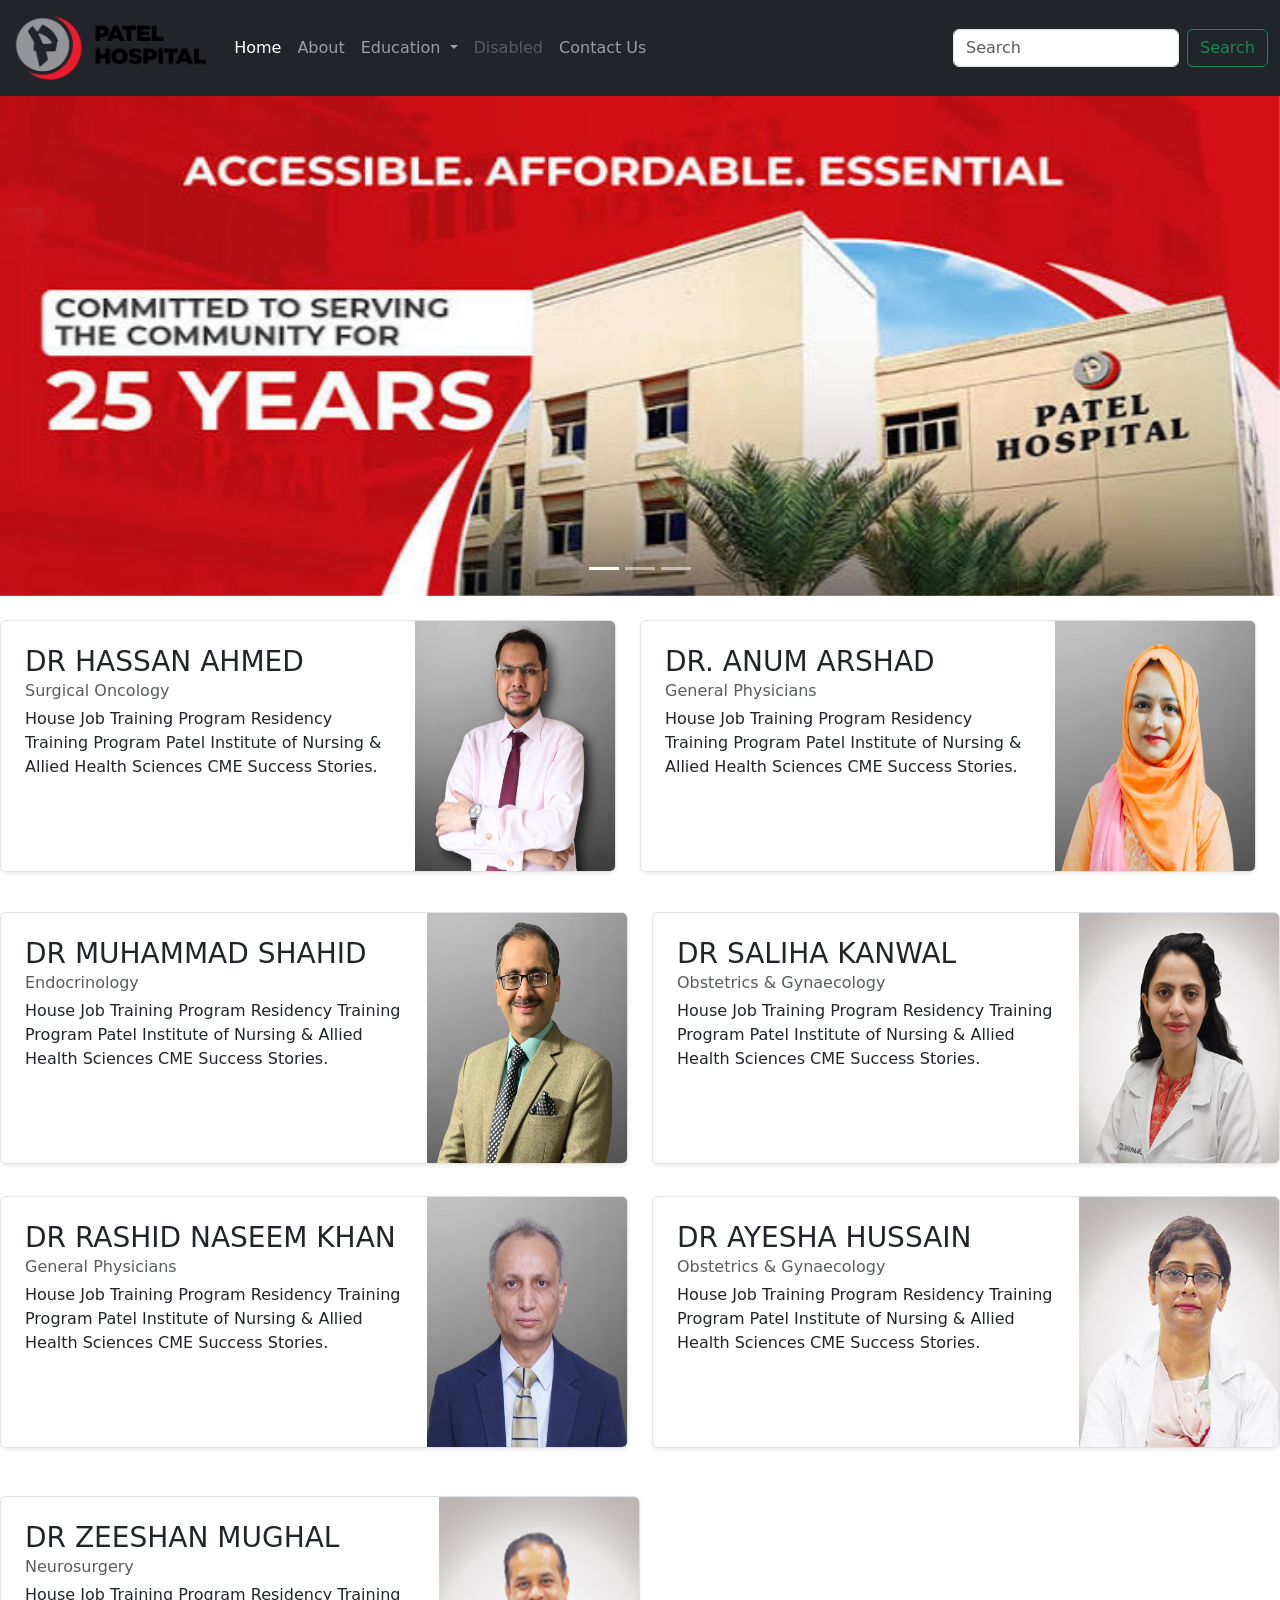
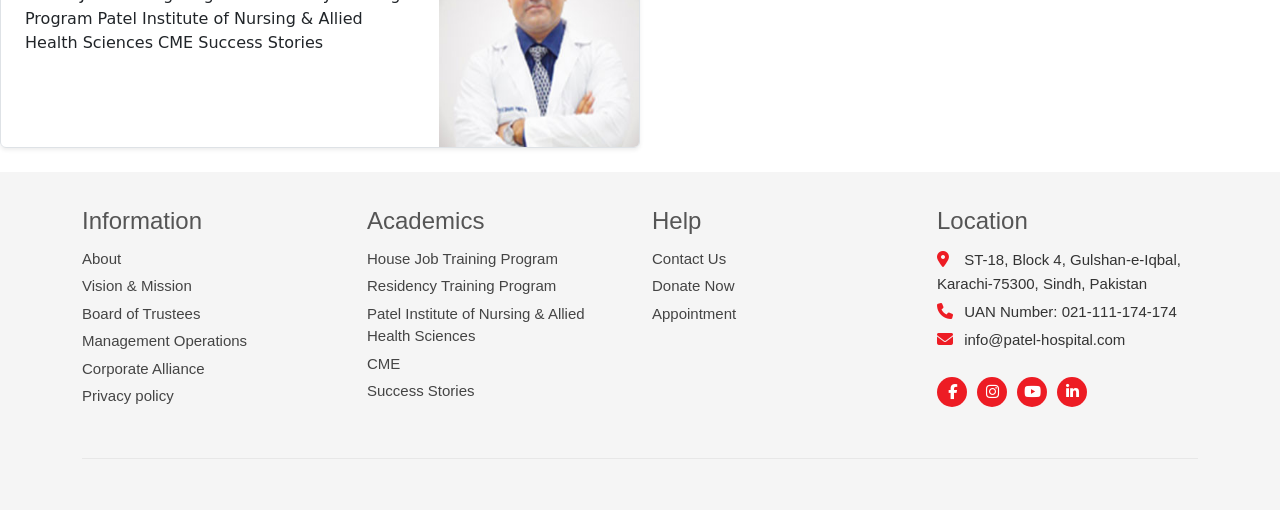
<file: bootstrap-5/index.html>
<!doctype html>
<html lang="en">

<head>
    <!-- Required meta tags -->
    <meta charset="utf-8">
    <meta name="viewport" content="width=device-width, initial-scale=1">

    <!-- Bootstrap CSS -->
    <link href="https://cdn.jsdelivr.net/npm/bootstrap@5.0.2/dist/css/bootstrap.min.css" rel="stylesheet"
        integrity="sha384-EVSTQN3/azprG1Anm3QDgpJLIm9Nao0Yz1ztcQTwFspd3yD65VohhpuuCOmLASjC" crossorigin="anonymous">
    <link rel="stylesheet" href="style.css">
    <link rel="stylesheet" href="https://cdnjs.cloudflare.com/ajax/libs/font-awesome/6.5.2/css/all.min.css">

    <title>Patel Hospital</title>
</head>

<body>
    <!-- nav bar -->
<nav class="navbar navbar-expand-lg navbar-dark bg-dark">
   <div class="container-fluid">
            <a class="navbar-brand" href="#">
                <img src="images/ph-logo.png" height="70px" alt="">
            </a>
            <button class="navbar-toggler collapsed" type="button" data-bs-toggle="collapse" data-bs-target="#navbarSupportedContent" aria-controls="navbarSupportedContent" aria-expanded="false" aria-label="Toggle navigation">
                <span class="navbar-toggler-icon"></span>
            </button>
            <div class="navbar-collapse collapse" id="navbarSupportedContent" style="">
                <ul class="navbar-nav me-auto mb-2 mb-lg-0">
                    <li class="nav-item">
                        <a class="nav-link active" aria-current="page" href="/">Home</a>
                    </li>
                    <li class="nav-item">
                        <a class="nav-link" href="/about.html">About</a>
                    </li>
                    <li class="nav-item dropdown">
                        <a class="nav-link dropdown-toggle" href="#" id="navbarDropdown" role="button" data-bs-toggle="dropdown" aria-expanded="false">
                            Education
                        </a>
                        <ul class="dropdown-menu" aria-labelledby="navbarDropdown">
                            <li><a class="dropdown-item" href="#">Institutes</a></li>
                            <li><a class="dropdown-item" href="#">Health Professionals Education</a></li>
                            <li>
                                <hr class="dropdown-divider">
                            </li>
                            <li><a class="dropdown-item" href="#">CME</a></li>
                    
                    <li><a class="dropdown-item" href="#">Residency Training Programs</a></li>
                </ul>
                </li>
                <li class="nav-item">
                    <a class="nav-link disabled" href="#" tabindex="-1" aria-disabled="true">Disabled</a>
                </li>
                <li class="nav-item">
                    <a class="nav-link" href="/contact.html">Contact Us</a>
                </li>
                </ul>
                <form class="d-flex">
                    <input class="form-control me-2" type="search" placeholder="Search" aria-label="Search">
                    <button class="btn btn-outline-success" type="submit">Search</button>
                </form>
            </div>
        </div>
      </nav>

    <!-- nav bar end -->

    <!-- 2nd section -->
     <div id="carouselExampleCaptions" class="carousel slide carousel-fade " data-bs-ride="carousel">
        <div class="carousel-indicators">
            <button type="button" data-bs-target="#carouselExampleCaptions" data-bs-slide-to="0" class="active"
                aria-current="true" aria-label="Slide 1"></button>
            <button type="button" data-bs-target="#carouselExampleCaptions" data-bs-slide-to="1"
                aria-label="Slide 2"></button>
            <button type="button" data-bs-target="#carouselExampleCaptions" data-bs-slide-to="2"
                aria-label="Slide 3"></button>
        </div>
         <div class="carousel-inner">
            <div class="carousel-item active">
                <img src="images/images (1).jfif" class="d-block w-100" height="500" alt="...">
                <div class="carousel-caption d-none d-md-block"></div>
            </div>
            <div class="carousel-item">
                <img src="images/banner_website-cover-bannerjpg-1_20261013134536.jpg" class="d-block w-100" height="500"
                    alt="...">
                <div class="carousel-caption d-none d-md-block"></div>
            </div>
            <div class="carousel-item">
                <img src="images/banner_whatsapp-image-2026-10-05-at-43246-pm_20261005163330.jpeg" class="d-block w-100"
                    height="500" alt="...">
                <div class="carousel-caption d-none d-md-block"></div>
            </div>
        </div>
    </div>
    <!-- <button class="carousel-control-prev" type="button" data-bs-target="#carouselExampleCaptions" data-bs-slide="prev">
        <span class="carousel-control-prev-icon" aria-hidden="true"></span>
        <span class="visually-hidden">Previous</span>
    </button>
    <button class="carousel-control-next" type="button" data-bs-target="#carouselExampleCaptions" data-bs-slide="next">
        <span class="carousel-control-next-icon" aria-hidden="true"></span>
        <span class="visually-hidden">Next</span>
    </button>
    </div> -->
    <!-- 2nd section end -->
    <!-- 3rd section -->
    <div class="cantainer my-4">
        <div class="row mb-2">
            <!--  -->
            <div class="row mb-2">
                <div class="col-md-6">
                    <div
                        class="row g-0 border rounded overflow-hidden flex-md-row mb-4 shadow-sm h-md-250 position-relative">
                        <div class="col p-4 d-flex flex-column position-static">
                            <h3 class="mb-0">DR HASSAN AHMED</h3>
                            <div class="mb-1 text-muted">Surgical Oncology</div>
                            <p class="card-text mb-auto">House Job Training Program Residency Training Program Patel
                                Institute of Nursing & Allied Health Sciences CME Success Stories.</p>
                        </div>
                        <div class="col-auto d-none d-lg-block">
                            <img src="images/thumb_whatsapp-image-2025-06-12-at-34526-pm_20250612155103.jpeg"
                                class="bd-placeholder-img" width="200" height="250" alt="">

                        </div>
                    </div>
                </div>
                <div class="col-md-6">
                    <div
                        class="row g-0 border rounded overflow-hidden flex-md-row mb-4 shadow-sm h-md-250 position-relative">
                        <div class="col p-4 d-flex flex-column position-static">
                            <h3 class="mb-0">DR. ANUM ARSHAD</h3>
                            <div class="mb-1 text-muted">General Physicians</div>
                            <p class="mb-auto">House Job Training Program Residency Training Program Patel Institute of
                                Nursing & Allied Health Sciences CME Success Stories.</p>
                        </div>
                        <div class="col-auto d-none d-lg-block">
                            <img src="images/thumb_dr-anum-arshad-general-physician-websie_20251217163542.png"
                                class="bd-placeholder-img" width="200" height="250" alt="">
                        </div>

                    </div>
                </div>
            </div>
        </div>
        <!--  -->
        <div class="row mb-2">
            <div class="col-md-6">
                <div
                    class="row g-0 border rounded overflow-hidden flex-md-row mb-4 shadow-sm h-md-250 position-relative">
                    <div class="col p-4 d-flex flex-column position-static">
                        <h3 class="mb-0">DR MUHAMMAD SHAHID</h3>
                        <div class="mb-1 text-muted">Endocrinology</div>
                        <p class="card-text mb-auto">House Job Training Program Residency Training Program Patel
                            Institute of Nursing & Allied Health Sciences CME Success Stories.</p>
                    </div>
                    <div class="col-auto d-none d-lg-block">
                        <img src="images/thumb_dr-muhammad-shahid-website_20251217161056.png" class="bd-placeholder-img"
                            width="200" height="250" alt="">
                    </div>
                </div>
            </div>
            <div class="col-md-6">
                <div
                    class="row g-0 border rounded overflow-hidden flex-md-row mb-4 shadow-sm h-md-250 position-relative">
                    <div class="col p-4 d-flex flex-column position-static">
                        <h3 class="mb-0">DR SALIHA KANWAL</h3>
                        <div class="mb-1 text-muted">Obstetrics & Gynaecology</div>
                        <p class="mb-auto">House Job Training Program Residency Training Program Patel Institute of
                            Nursing & Allied Health Sciences CME Success Stories.</p>
                    </div>
                    <div class="col-auto d-none d-lg-block">
                        <img src="images/thumb_dr-saliha-kanwal_20231226100132.jpg" class="bd-placeholder-img"
                            width="200" height="250" alt="">

                    </div>
                </div>
            </div>
        </div>
        <!--  -->
        <div class="row mb-2">
            <div class="col-md-6">
                <div
                    class="row g-0 border rounded overflow-hidden flex-md-row mb-4 shadow-sm h-md-250 position-relative">
                    <div class="col p-4 d-flex flex-column position-static">
                        <h3 class="mb-0">DR RASHID NASEEM KHAN</h3>
                        <div class="mb-1 text-muted">General Physicians</div>
                        <p class="card-text mb-auto">House Job Training Program Residency Training Program Patel
                            Institute of Nursing & Allied Health Sciences CME Success Stories.</p>
                    </div>
                    <div class="col-auto d-none d-lg-block">
                        <img src="images/thumb_dr-rashid-naseem_20251208131934.png" class="bd-placeholder-img"
                            width="200" height="250" alt="">

                    </div>
                </div>
            </div>
            <div class="col-md-6">
                <div
                    class="row g-0 border rounded overflow-hidden flex-md-row mb-4 shadow-sm h-md-250 position-relative">
                    <div class="col p-4 d-flex flex-column position-static">
                        <h3 class="mb-0">DR AYESHA HUSSAIN</h3>
                        <div class="mb-1 text-muted">Obstetrics & Gynaecology</div>
                        <p class="card-text mb-auto">House Job Training Program Residency Training Program Patel
                            Institute of Nursing & Allied Health Sciences CME Success Stories.</p>
                    </div>
                    <div class="col-auto d-none d-lg-block">
                        <img src="images/thumb_dr-ayesha-hussain_20231226095250.jpg" class="bd-placeholder-img"
                            width="200" height="250" alt="">

                    </div>
                </div>
            </div>
        </div>
    </div>
    </div>
    </div>
    <div class="col-md-6">
        <div class="row g-0 border rounded overflow-hidden flex-md-row mb-4 shadow-sm h-md-250 position-relative">
            <div class="col p-4 d-flex flex-column position-static">
                <h3 class="mb-0">DR ZEESHAN MUGHAL</h3>
                <div class="mb-1 text-muted">Neurosurgery</div>
                <p class="mb-auto">House Job Training Program Residency Training Program Patel Institute of Nursing
                    & Allied Health Sciences CME Success Stories</p>
            </div>
            <div class="col-auto d-none d-lg-block">
                <img src="images/thumb_dr-zeeshan-mughal-1_20240105072934.jpg" class="bd-placeholder-img" width="200"
                    height="250" alt="">

            </div>
        </div>
    </div>
    </div>
    <!-- 3rd section end -->
    <!-- 4th section -->
    <footer class="footer">
        <div class="container">
            <div class="row">

                <!-- Information -->
                <div class="col-lg-3 col-md-6 col-12">
                    <h4>Information</h4>

                    <a href="#">About</a>
                    <a href="#">Vision & Mission</a>
                    <a href="#">Board of Trustees</a>
                    <a href="#">Management Operations</a>
                    <a href="#">Corporate Alliance</a>
                    <a href="#">Privacy policy</a>
                </div>

                <!-- Academics -->
                <div class="col-lg-3 col-md-6 col-12">
                    <h4>Academics</h4>

                    <a href="#">House Job Training Program</a>
                    <a href="#">Residency Training Program</a>
                    <a href="#">Patel Institute of Nursing & Allied Health Sciences</a>
                    <a href="#">CME</a>
                    <a href="#">Success Stories</a>
                </div>

                <!-- Help -->
                <div class="col-lg-3 col-md-6 col-12">
                    <h4>Help</h4>

                    <a href="#">Contact Us</a>
                    <a href="#">Donate Now</a>
                    <a href="#">Appointment</a>
                </div>

                <!-- Location -->
                <div class="col-lg-3 col-md-6 col-12 location">
                    <h4>Location</h4>

                    <p>
                        <i class="fa-solid fa-location-dot"></i>
                        ST-18, Block 4, Gulshan-e-Iqbal,
                        Karachi-75300, Sindh, Pakistan
                    </p>

                    <p>
                        <i class="fa-solid fa-phone"></i>
                        UAN Number: 021-111-174-174
                    </p>

                    <p>
                        <i class="fa-solid fa-envelope"></i>
                        info@patel-hospital.com
                    </p>

                    <!-- Social Media Icons -->
                    <div class="social-icons">

                        <a href="#" class="social">
                            <i class="fa-brands fa-facebook-f"></i>
                        </a>

                        <a href="#" class="social">
                            <i class="fa-brands fa-instagram"></i>
                        </a>

                        <a href="#" class="social">
                            <i class="fa-brands fa-youtube"></i>
                        </a>

                        <a href="#" class="social">
                            <i class="fa-brands fa-linkedin-in"></i>
                        </a>

                    </div>
                </div>

            </div>

            <hr class="footer-line">

        </div>
    </footer>

    <!-- Optional JavaScript; choose one of the two! -->

    <!-- Option 1: Bootstrap Bundle with Popper -->
    <script src="https://cdn.jsdelivr.net/npm/bootstrap@5.0.2/dist/js/bootstrap.bundle.min.js"
        integrity="sha384-MrcW6ZMFYlzcLA8Nl+NtUVF0sA7MsXsP1UyJoMp4YLEuNSfAP+JcXn/tWtIaxVXM"
        crossorigin="anonymous"></script>

    <!-- Option 2: Separate Popper and Bootstrap JS -->
    
    <!-- <script src="https://cdn.jsdelivr.net/npm/@popperjs/core@2.9.2/dist/umd/popper.min.js" integrity="sha384-IQsoLXl5PILFhosVNubq5LC7Qb9DXgDA9i+tQ8Zj3iwWAwPtgFTxbJ8NT4GN1R8p" crossorigin="anonymous"></script>
    <script src="https://cdn.jsdelivr.net/npm/bootstrap@5.0.2/dist/js/bootstrap.min.js" integrity="sha384-cVKIPhGWiC2Al4u+LWgxfKTRIcfu0JTxR+EQDz/bgldoEyl4H0zUF0QKbrJ0EcQF" crossorigin="anonymous"></script>
    -->

</body>
</html>
</file>
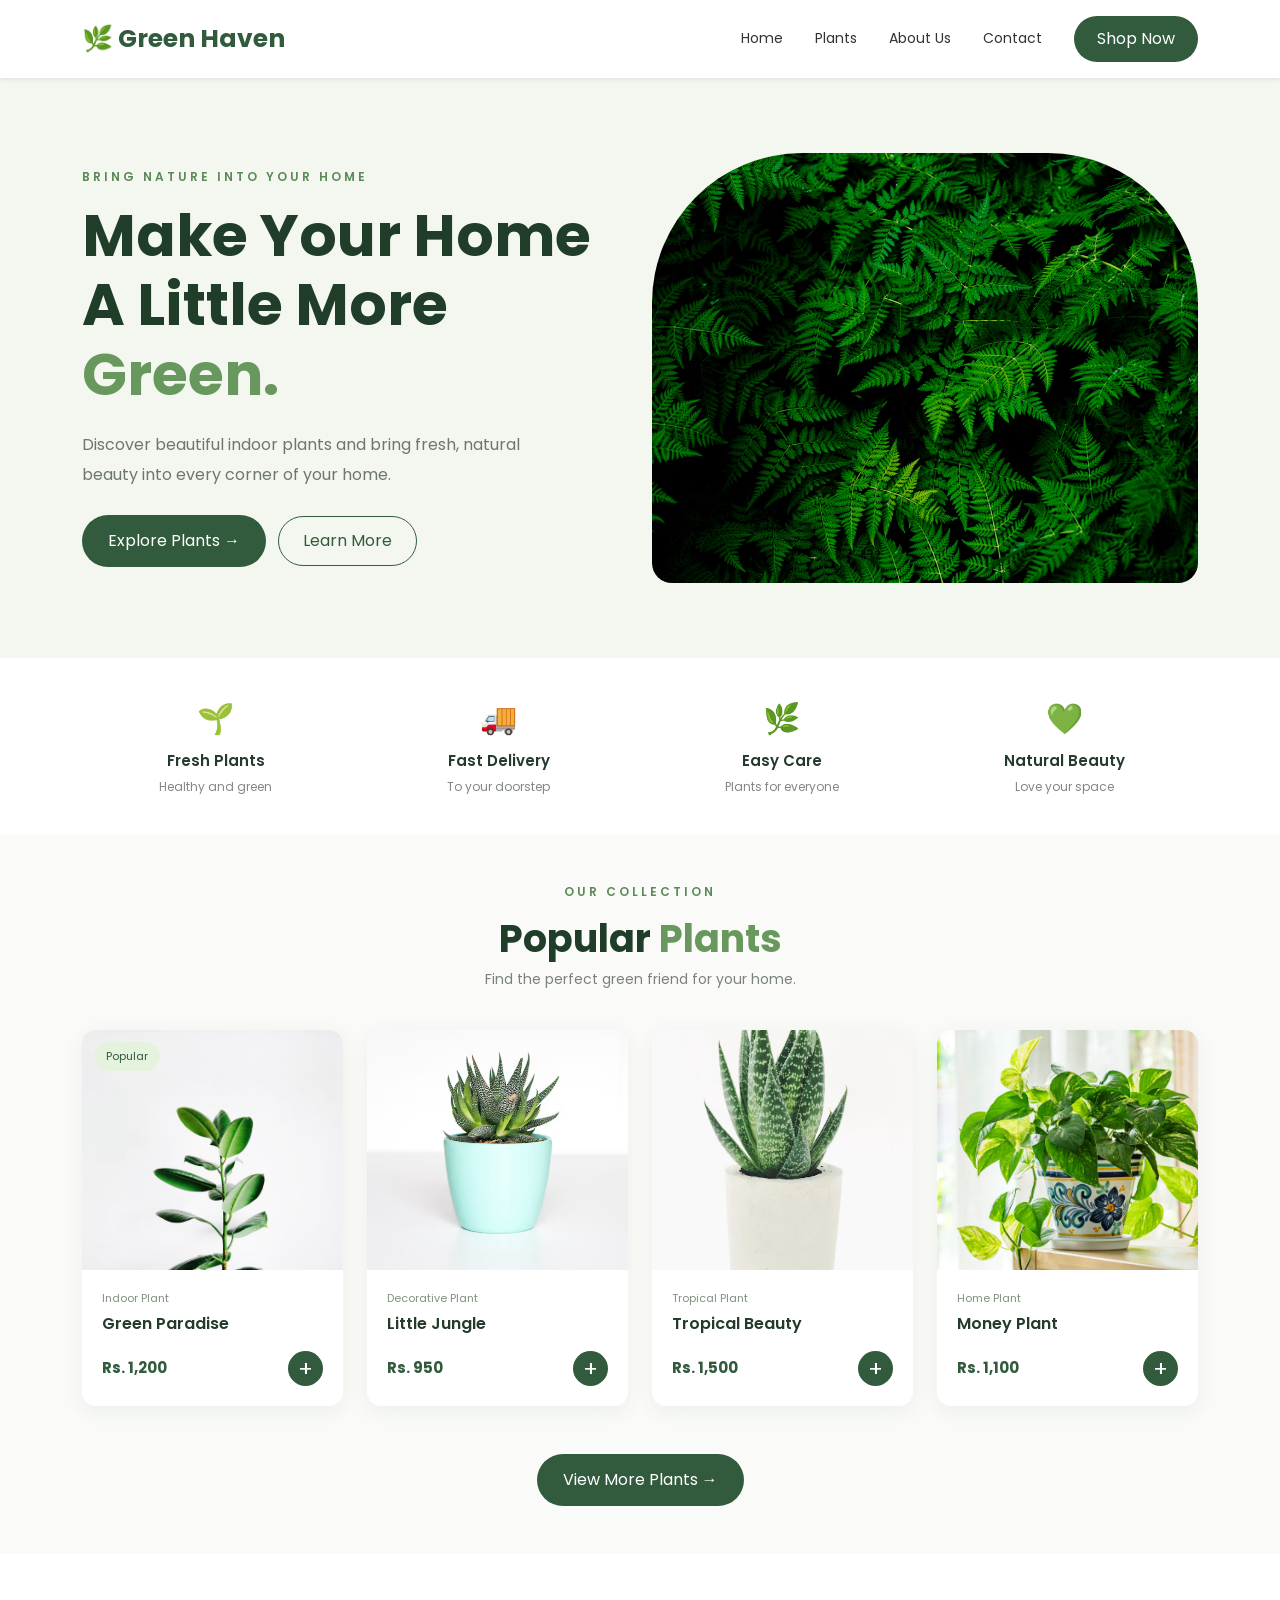
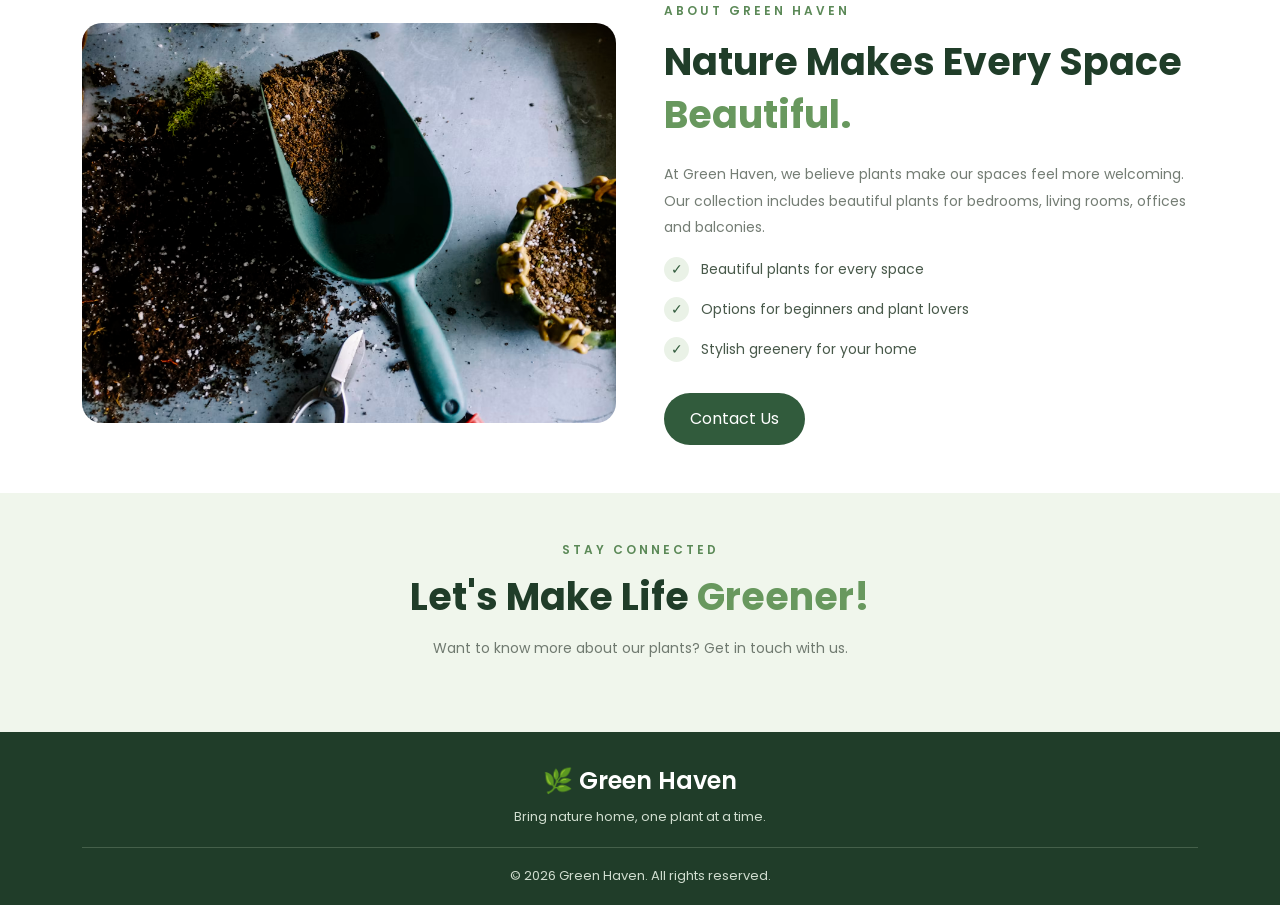
<file: bootstraps/index.html>
<!DOCTYPE html>
<html lang="en">
<head>
    <meta charset="UTF-8">
    <meta name="viewport" content="width=device-width, initial-scale=1.0">
    <title>Green Haven | Plant Shop</title>

    <!-- Bootstrap CSS -->
    <link href="https://cdn.jsdelivr.net/npm/bootstrap@5.3.3/dist/css/bootstrap.min.css" rel="stylesheet">

    <!-- Google Fonts -->
    <link href="https://fonts.googleapis.com/css2?family=Poppins:wght@300;400;500;600;700&display=swap" rel="stylesheet">

    <!-- Custom CSS -->
    <link rel="stylesheet" href="style.css">
</head>
<body>

    <!-- Navbar -->
    <nav class="navbar navbar-expand-lg navbar-light bg-white sticky-top shadow-sm">
        <div class="container">
            <a class="navbar-brand logo" href="#">
                🌿 Green Haven
            </a>

            <button class="navbar-toggler" type="button"
                data-bs-toggle="collapse" data-bs-target="#navbarMenu"
                aria-controls="navbarMenu" aria-expanded="false"
                aria-label="Toggle navigation">
                <span class="navbar-toggler-icon"></span>
            </button>

            <div class="collapse navbar-collapse" id="navbarMenu">
                <ul class="navbar-nav ms-auto align-items-lg-center">
                    <li class="nav-item">
                        <a class="nav-link" href="#home">Home</a>
                    </li>
                    <li class="nav-item">
                        <a class="nav-link" href="#plants">Plants</a>
                    </li>
                    <li class="nav-item">
                        <a class="nav-link" href="#about">About Us</a>
                    </li>
                    <li class="nav-item">
                        <a class="nav-link" href="#contact">Contact</a>
                    </li>
                    <li class="nav-item ms-lg-3">
                        <a href="#plants" class="btn shop-btn">Shop Now</a>
                    </li>
                </ul>
            </div>
        </div>
    </nav>

    <!-- Hero Section -->
    <section class="hero" id="home">
        <div class="container">
            <div class="row align-items-center g-4">
                <div class="col-lg-6 hero-text">
                    <p class="small-heading">BRING NATURE INTO YOUR HOME</p>
                    <h1>Make Your Home A Little More <span>Green.</span></h1>
                    <p class="hero-description">
                        Discover beautiful indoor plants and bring fresh,
                        natural beauty into every corner of your home.
                    </p>

                    <a href="#plants" class="btn main-btn">Explore Plants →</a>
                    <a href="#about" class="btn second-btn">Learn More</a>
                </div>

                <div class="col-lg-6">
                    <div class="hero-image">
                        <img src="image/photo-1497250681960-ef046c08a56e.avif"alt="">
                    </div>
                </div>
            </div>
        </div>
    </section>

    <!-- Features Section -->
    <section class="features py-4">
        <div class="container">
            <div class="row text-center g-3">
                <div class="col-6 col-md-3">
                    <div class="feature-box">
                        <span>🌱</span>
                        <h6>Fresh Plants</h6>
                        <p>Healthy and green</p>
                    </div>
                </div>

                <div class="col-6 col-md-3">
                    <div class="feature-box">
                        <span>🚚</span>
                        <h6>Fast Delivery</h6>
                        <p>To your doorstep</p>
                    </div>
                </div>

                <div class="col-6 col-md-3">
                    <div class="feature-box">
                        <span>🌿</span>
                        <h6>Easy Care</h6>
                        <p>Plants for everyone</p>
                    </div>
                </div>

                <div class="col-6 col-md-3">
                    <div class="feature-box">
                        <span>💚</span>
                        <h6>Natural Beauty</h6>
                        <p>Love your space</p>
                    </div>
                </div>
            </div>
        </div>
    </section>

    <!-- Plants Section -->
    <section class="plants-section py-5" id="plants">
        <div class="container">
            <div class="section-heading text-center">
                <p class="small-heading">OUR COLLECTION</p>
                <h2>Popular <span>Plants</span></h2>
                <p>Find the perfect green friend for your home.</p>
            </div>

            <div class="row g-4 mt-3">

                <!-- Plant 1 -->
                <div class="col-sm-6 col-lg-3">
                    <div class="plant-card">
                        <div class="plant-image">
                    <img src="image/photo-1501004318641-b39e6451bec6.avif"alt="">
                            <span class="plant-tag">Popular</span>
                        </div>
                        <div class="plant-info">
                            <p class="plant-type">Indoor Plant</p>
                            <h5>Green Paradise</h5>
                            <div class="d-flex justify-content-between align-items-center">
                                <span class="price">Rs. 1,200</span>
                                <a href="#contact" class="add-btn" aria-label="Enquire about Green Paradise">+</a>
                            </div>
                        </div>
                    </div>
                </div>

                <!-- Plant 2 -->
                <div class="col-sm-6 col-lg-3">
                    <div class="plant-card">
                        <div class="plant-image">
                     <img src="image/photo-1485955900006-10f4d324d411.avif"alt="">
                        </div>
                        <div class="plant-info">
                            <p class="plant-type">Decorative Plant</p>
                            <h5>Little Jungle</h5>
                            <div class="d-flex justify-content-between align-items-center">
                                <span class="price">Rs. 950</span>
                                <a href="#contact" class="add-btn" aria-label="Enquire about Little Jungle">+</a>
                            </div>
                        </div>
                    </div>
                </div>

                <!-- Plant 3 -->
                <div class="col-sm-6 col-lg-3">
                    <div class="plant-card">
                        <div class="plant-image">
                     <img src="image/photo-1509423350716-97f9360b4e09.avif"alt="">
                        </div>
                        <div class="plant-info">
                            <p class="plant-type">Tropical Plant</p>
                            <h5>Tropical Beauty</h5>
                            <div class="d-flex justify-content-between align-items-center">
                                <span class="price">Rs. 1,500</span>
                                <a href="#contact" class="add-btn" aria-label="Enquire about Tropical Beauty">+</a>
                            </div>
                        </div>
                    </div>
                </div>

                <!-- Plant 4 -->
                <div class="col-sm-6 col-lg-3">
                    <div class="plant-card">
                        <div class="plant-image">
                    <img src="image/WPyqpnBaPkEnT72pQkgbgJ.jpg"alt="Stylish houseplant in a pot">
                        </div>
                        <div class="plant-info">
                            <p class="plant-type">Home Plant</p>
                            <h5>Money Plant</h5>
                            <div class="d-flex justify-content-between align-items-center">
                                <span class="price">Rs. 1,100</span>
                                <a href="#contact" class="add-btn" aria-label="Enquire about Nature's Touch">+</a>
                            </div>
                        </div>
                    </div>
                </div>

            </div>

            <div class="text-center mt-5">
                <a href="#contact" class="btn main-btn">View More Plants →</a>
            </div>
        </div>
    </section>

    <!-- About Section -->
    <section class="about-section py-5" id="about">
        <div class="container">
            <div class="row align-items-center g-5">
                <div class="col-lg-6">
                    <img class="about-image"src="image/photo-1416879595882-3373a0480b5b.avif"alt="">
                </div>

                <div class="col-lg-6">
                    <p class="small-heading">ABOUT GREEN HAVEN</p>
                    <h2>Nature Makes Every Space <span>Beautiful.</span></h2>
                    <p class="about-text">
                        At Green Haven, we believe plants make our spaces
                        feel more welcoming. Our collection includes
                        beautiful plants for bedrooms, living rooms,
                        offices and balconies.
                    </p>

                    <div class="about-point">
                        <span>✓</span> Beautiful plants for every space
                    </div>
                    <div class="about-point">
                        <span>✓</span> Options for beginners and plant lovers
                    </div>
                    <div class="about-point">
                        <span>✓</span> Stylish greenery for your home
                    </div>

                    <a href="#contact" class="btn main-btn mt-3">Contact Us</a>
                </div>
            </div>
        </div>
    </section>

    <!-- Newsletter Section -->
    <section class="newsletter py-5" id="contact">
        <div class="container text-center">
            <p class="small-heading">STAY CONNECTED</p>
            <h2>Let's Make Life <span>Greener!</span></h2>
            <p>Want to know more about our plants? Get in touch with us.</p>

           
        </div>
    </section>

    <!-- Footer -->
    <footer class="footer">
        <div class="container text-center">
            <h4>🌿 Green Haven</h4>
            <p>Bring nature home, one plant at a time.</p>
            <p class="copyright">© 2026 Green Haven. All rights reserved.</p>
        </div>
    </footer>

    <!-- Bootstrap JavaScript -->
    <script src="https://cdn.jsdelivr.net/npm/bootstrap@5.3.3/dist/js/bootstrap.bundle.min.js"></script>

</body>
</html>
</file>
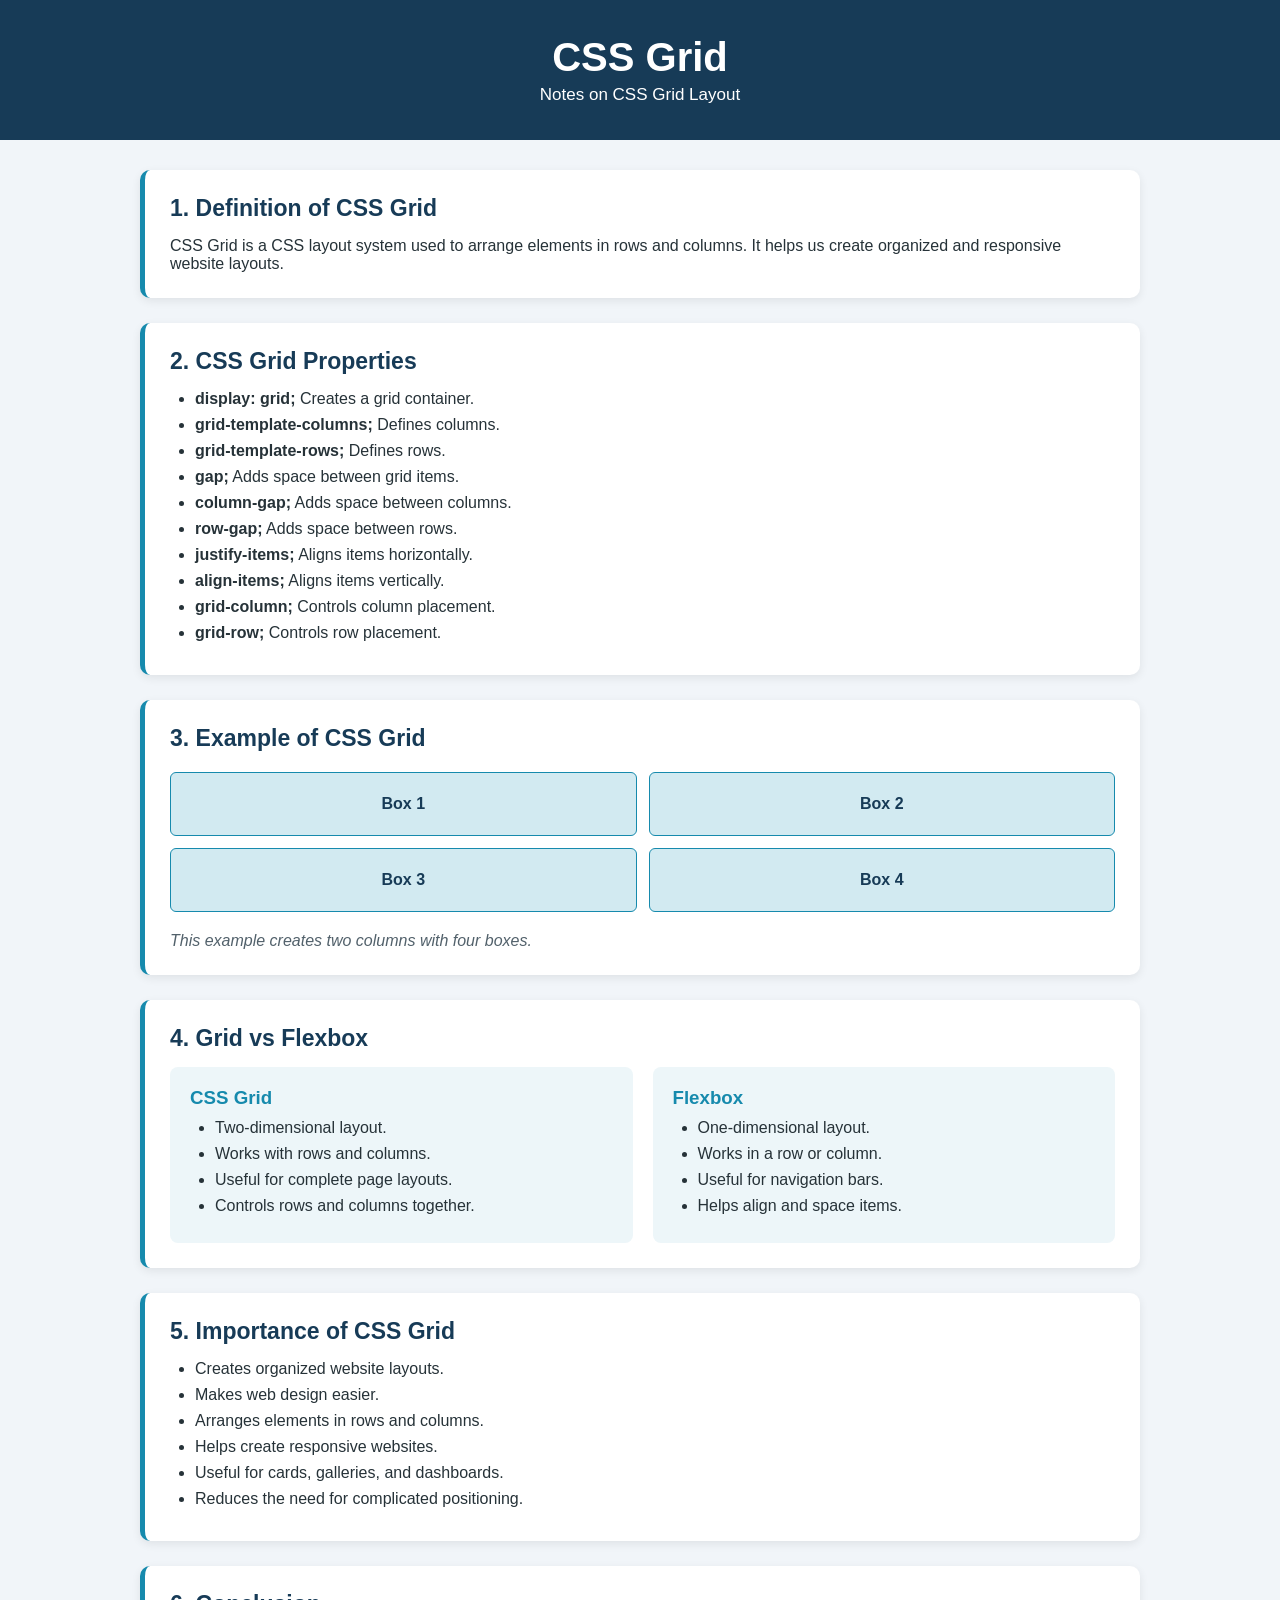
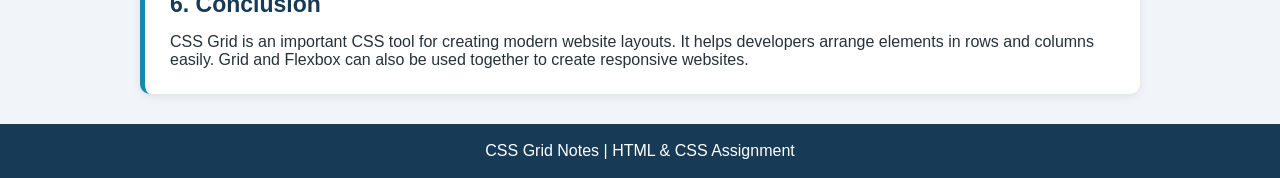
<file: CSS grid/index.html>
<!DOCTYPE html>
<html lang="en">
<head>
    <meta charset="UTF-8">
    <meta name="viewport" content="width=device-width, initial-scale=1.0">
    <title>CSS Grid Notes</title>
    <link rel="stylesheet" href="style.css">
</head>
<body>

    <header>
        <h1>CSS Grid</h1>
        <p>Notes on CSS Grid Layout</p>
    </header>

    <div class="container">

        <section class="box">
            <h2>1. Definition of CSS Grid</h2>
            <p>
                CSS Grid is a CSS layout system used to arrange elements
                in rows and columns. It helps us create organized and
                responsive website layouts.
            </p>
        </section>

        <section class="box">
            <h2>2. CSS Grid Properties</h2>

            <ul>
                <li><b>display: grid;</b> Creates a grid container.</li>
                <li><b>grid-template-columns;</b> Defines columns.</li>
                <li><b>grid-template-rows;</b> Defines rows.</li>
                <li><b>gap;</b> Adds space between grid items.</li>
                <li><b>column-gap;</b> Adds space between columns.</li>
                <li><b>row-gap;</b> Adds space between rows.</li>
                <li><b>justify-items;</b> Aligns items horizontally.</li>
                <li><b>align-items;</b> Aligns items vertically.</li>
                <li><b>grid-column;</b> Controls column placement.</li>
                <li><b>grid-row;</b> Controls row placement.</li>
            </ul>
        </section>

        <section class="box">
            <h2>3. Example of CSS Grid</h2>

            <div class="grid-example">
                <div>Box 1</div>
                <div>Box 2</div>
                <div>Box 3</div>
                <div>Box 4</div>
            </div>

            <p class="explanation">
                This example creates two columns with four boxes.
            </p>
        </section>

        <section class="box">
            <h2>4. Grid vs Flexbox</h2>

            <div class="comparison">

                <div class="item">
                    <h3>CSS Grid</h3>
                    <ul>
                        <li>Two-dimensional layout.</li>
                        <li>Works with rows and columns.</li>
                        <li>Useful for complete page layouts.</li>
                        <li>Controls rows and columns together.</li>
                    </ul>
                </div>

                <div class="item">
                    <h3>Flexbox</h3>
                    <ul>
                        <li>One-dimensional layout.</li>
                        <li>Works in a row or column.</li>
                        <li>Useful for navigation bars.</li>
                        <li>Helps align and space items.</li>
                    </ul>
                </div>

            </div>
        </section>

        <section class="box">
            <h2>5. Importance of CSS Grid</h2>

            <ul>
                <li>Creates organized website layouts.</li>
                <li>Makes web design easier.</li>
                <li>Arranges elements in rows and columns.</li>
                <li>Helps create responsive websites.</li>
                <li>Useful for cards, galleries, and dashboards.</li>
                <li>Reduces the need for complicated positioning.</li>
            </ul>
        </section>

        <section class="box">
            <h2>6. Conclusion</h2>
            <p>
                CSS Grid is an important CSS tool for creating modern
                website layouts. It helps developers arrange elements
                in rows and columns easily. Grid and Flexbox can also
                be used together to create responsive websites.
            </p>
        </section>

    </div>

    <footer>
        <p>CSS Grid Notes | HTML & CSS Assignment</p>
    </footer>

</body>
</html>
</file>
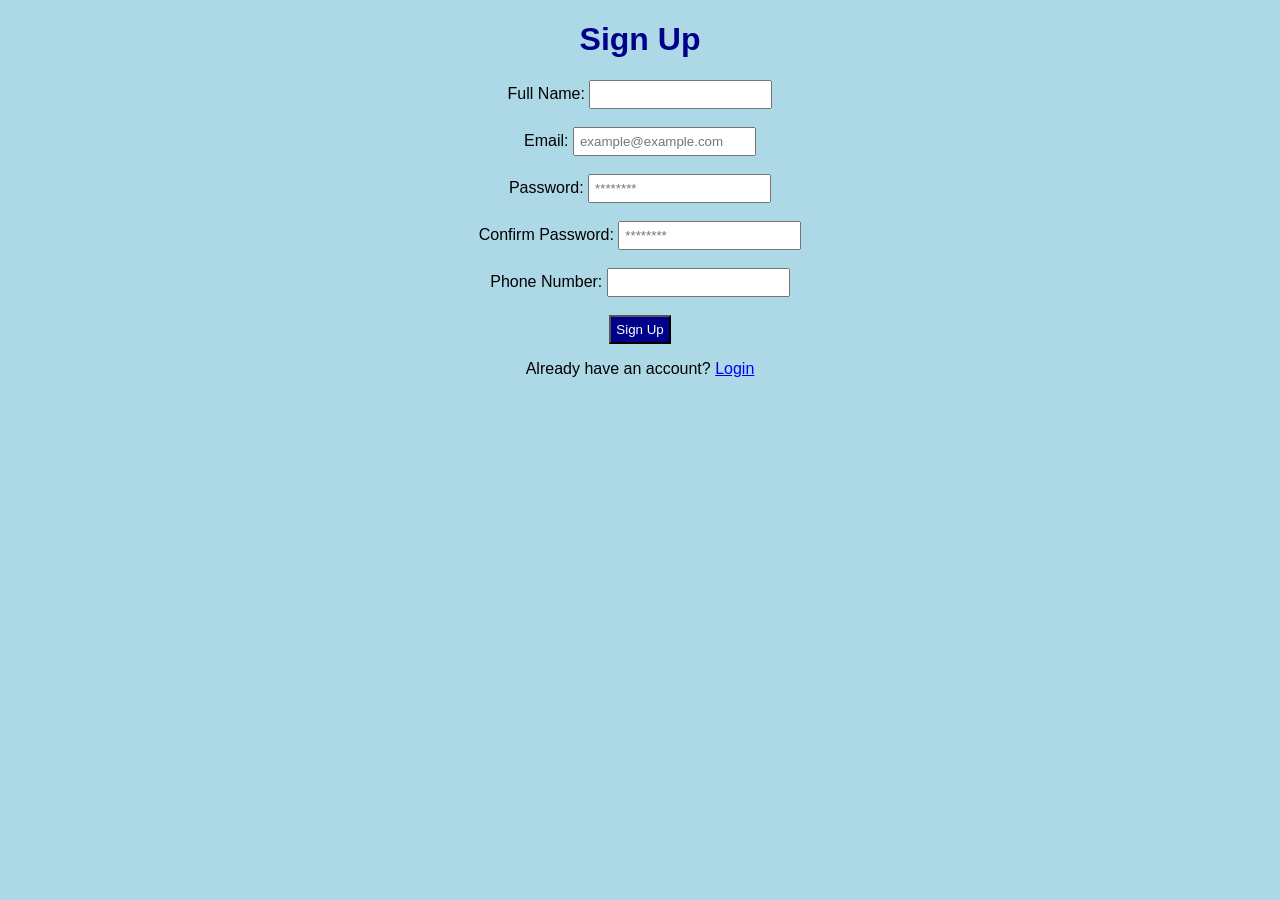
<file: login-signup/index.html>
<!DOCTYPE html>
<html>
<head>
    <title>Sign Up</title>

    <style>
        body {
            background-color: lightblue;
            font-family: Arial;
            text-align: center;
        }

        h1 {
            color: darkblue;
        }

        input {
            padding: 5px;
        }

        .button {
            background-color: darkblue;
            color: white;
        }
    </style>
</head>

<body>

    <h1>Sign Up</h1>

    <form action="login.html">

        Full Name:
        <input type="text" required>
        <br><br>

        Email:
        <input type="email" placeholder="example@example.com" required>
        <br><br>

        Password:
        <input type="password" placeholder="********" minlength="8" required>
        <br><br>

        Confirm Password:
        <input type="password" placeholder="********" minlength="8" required>
        <br><br>

        Phone Number:
        <input type="text" required>
        <br><br>

        <input class="button" type="submit" value="Sign Up">

    </form>

    <p>
        Already have an account?
        <a href="login.html">Login</a>
    </p>

</body>
</html>
</file>
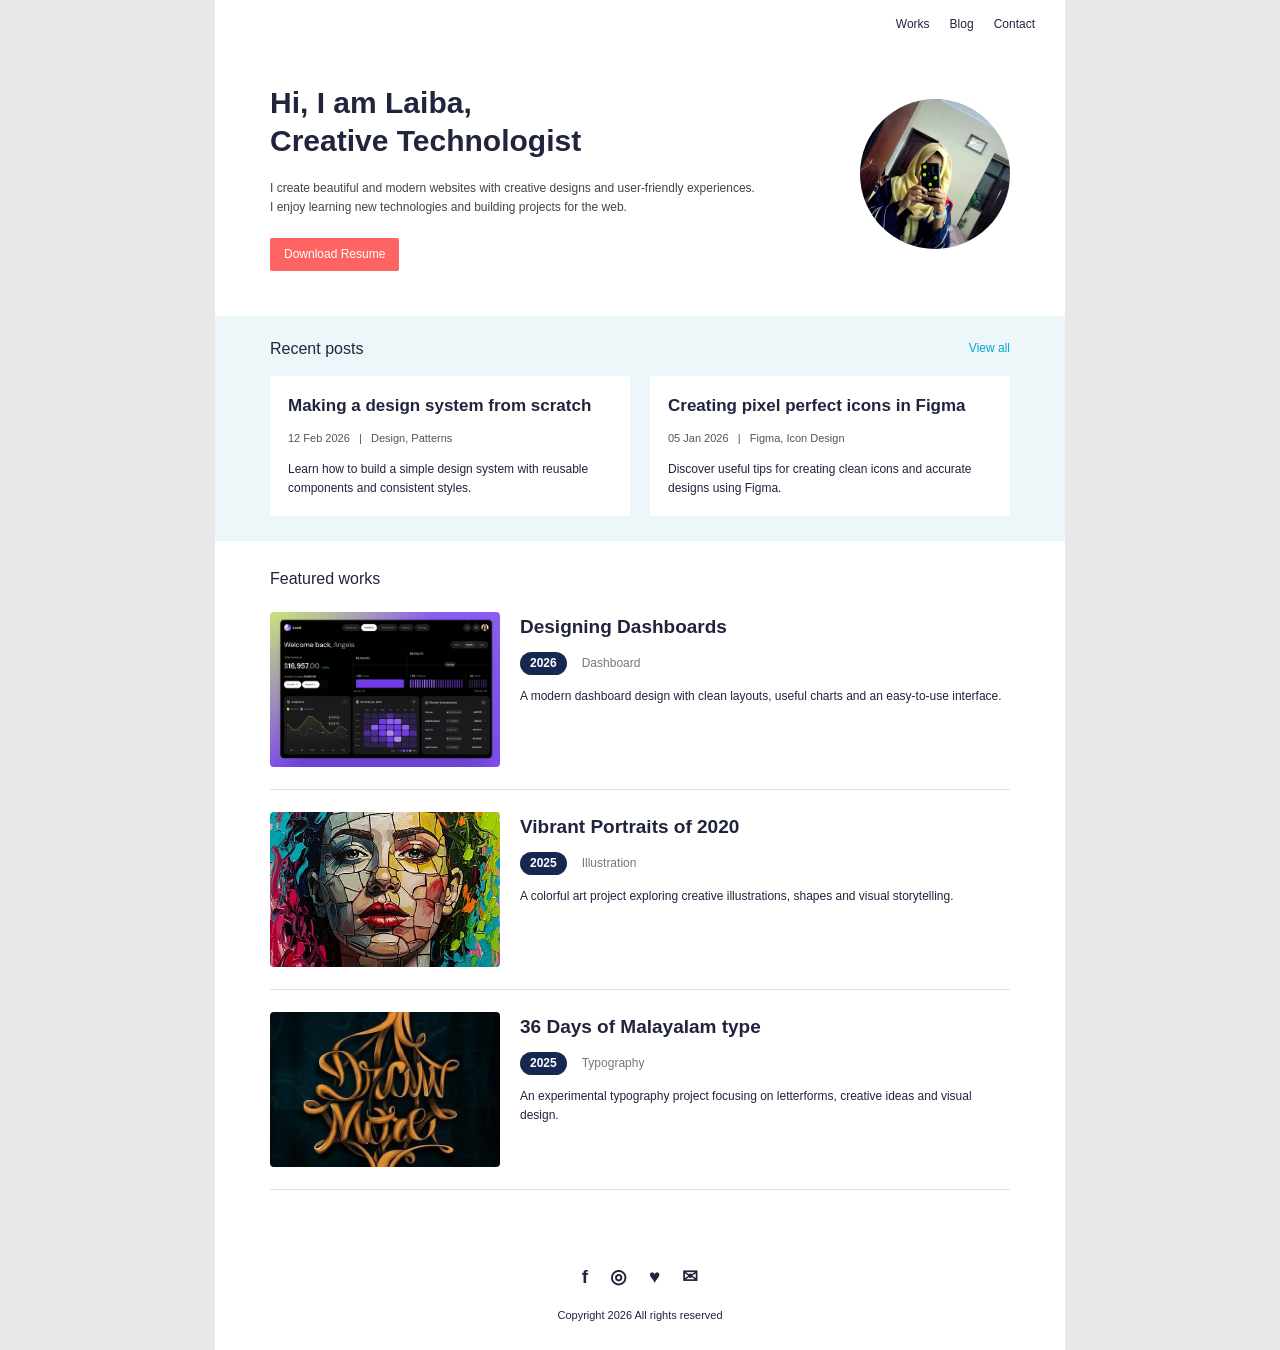
<file: portfolio/index.html>
<!DOCTYPE html>
<html lang="en">
<head>
    <meta charset="UTF-8">
    <meta name="viewport" content="width=device-width, initial-scale=1.0">
    <title>portfolio</title>
    <link rel="stylesheet" href="style.css">
</head>
<body>
    <div class="container">
        <!-- Navbar -->
        <nav class="navbar">
            <h3 class="logo">Laiba.</h3>
            <div class="nav-links">
                <a href="#works">Works</a>
                <a href="#posts">Blog</a>
                <a href="#contact">Contact</a>
            </div>
            <button class="menu-btn"></button>
        </nav>
    <!-- Introduction -->
        <section class="intro">
        <div class="intro-text">                
        <h1>Hi, I am Laiba,<br>Creative Technologist</h1>
        <p>                    
            I create beautiful and modern websites with
            creative designs and user-friendly experiences.               
            I enjoy learning new technologies and building
            projects for the web.
            </p>
        <a href="#works" class="red-btn">Download Resume</a>
        </div>
            <div class="profile-image">               
            <img src="image/WhatsApp Image 2026-10-20 at 8.02.45 PM.jpeg" alt="">
            </div>
        </section>
    <!-- Recent Posts -->
        <section class="recent-posts" id="posts">
        <div class="section-heading">
          <h2>Recent posts</h2>
          <a href="#posts">View all</a>
            </div>
          <div class="post-grid">
                <article class="post-card">
                <h3>Making a design system from scratch</h3>
               <p class="post-info">                    
                12 Feb 2026 &nbsp; | &nbsp; Design, Patterns
                    </p>
        <p>
            Learn how to build a simple design system
             with reusable components and consistent styles.
            </p>
            </article>
                <article class="post-card">
               <h3>Creating pixel perfect icons in Figma</h3>
             <p class="post-info">
                 05 Jan 2026 &nbsp; | &nbsp; Figma, Icon Design
             </p>
            <p>
              Discover useful tips for creating clean icons
              and accurate designs using Figma.
           </p>
            </article>
            </div>
        </section>
        <!-- Featured Works -->
        <section class="featured-works" id="works">
            <h2 class="works-heading">Featured works</h2>
            <article class="work-card">
                <img src="image/0_7ZEt9p7-0rKVgeRX.jpg" alt="Dashboard design">
                <div class="work-content">
                    <h3>Designing Dashboards</h3>
                    <div class="work-info">
                        <span class="year">2026</span>
                        <span>Dashboard</span>
                    </div>
                    <p>
                        A modern dashboard design with clean layouts,
                        useful charts and an easy-to-use interface.
                    </p>
                </div>
            </article>
            <article class="work-card">
                <img src="image/pngtree-colorful-face-art-portrait-creative-makeup-image_19923826.webp"alt="Creative portrait artwork">
                <div class="work-content">
                    <h3>Vibrant Portraits of 2020</h3>
                    <div class="work-info">
                        <span class="year">2025</span>
                        <span>Illustration</span>
                    </div>
                    <p>
                        A colorful art project exploring creative
                        illustrations, shapes and visual storytelling.
                    </p>
                </div>
            </article>
            <article class="work-card">
                <img src="image/images.jfif"alt="Typography artwork">
                <div class="work-content">
                    <h3>36 Days of Malayalam type</h3>
                    <div class="work-info">
                        <span class="year">2025</span>
                        <span>Typography</span>
                    </div>
                    <p>
                        An experimental typography project focusing
                        on letterforms, creative ideas and visual design.
                    </p>
                </div>
            </article>
        </section>
        <!-- Footer -->
        <footer id="contact">
            <div class="social-links">
                <a href="https://facebook.com" aria-label="Facebook">f</a>
                <a href="https://instagram.com" aria-label="Instagram">◎</a>
                <a href="https://twitter.com" aria-label="Twitter">♥</a>
                <a href="mailto:hello@example.com" aria-label="Email">✉</a>
            </div>
         <p>Copyright  2026 All rights reserved</p>
        </footer>
     </div>

</body>
</html>

    
</body>
</html>
</file>
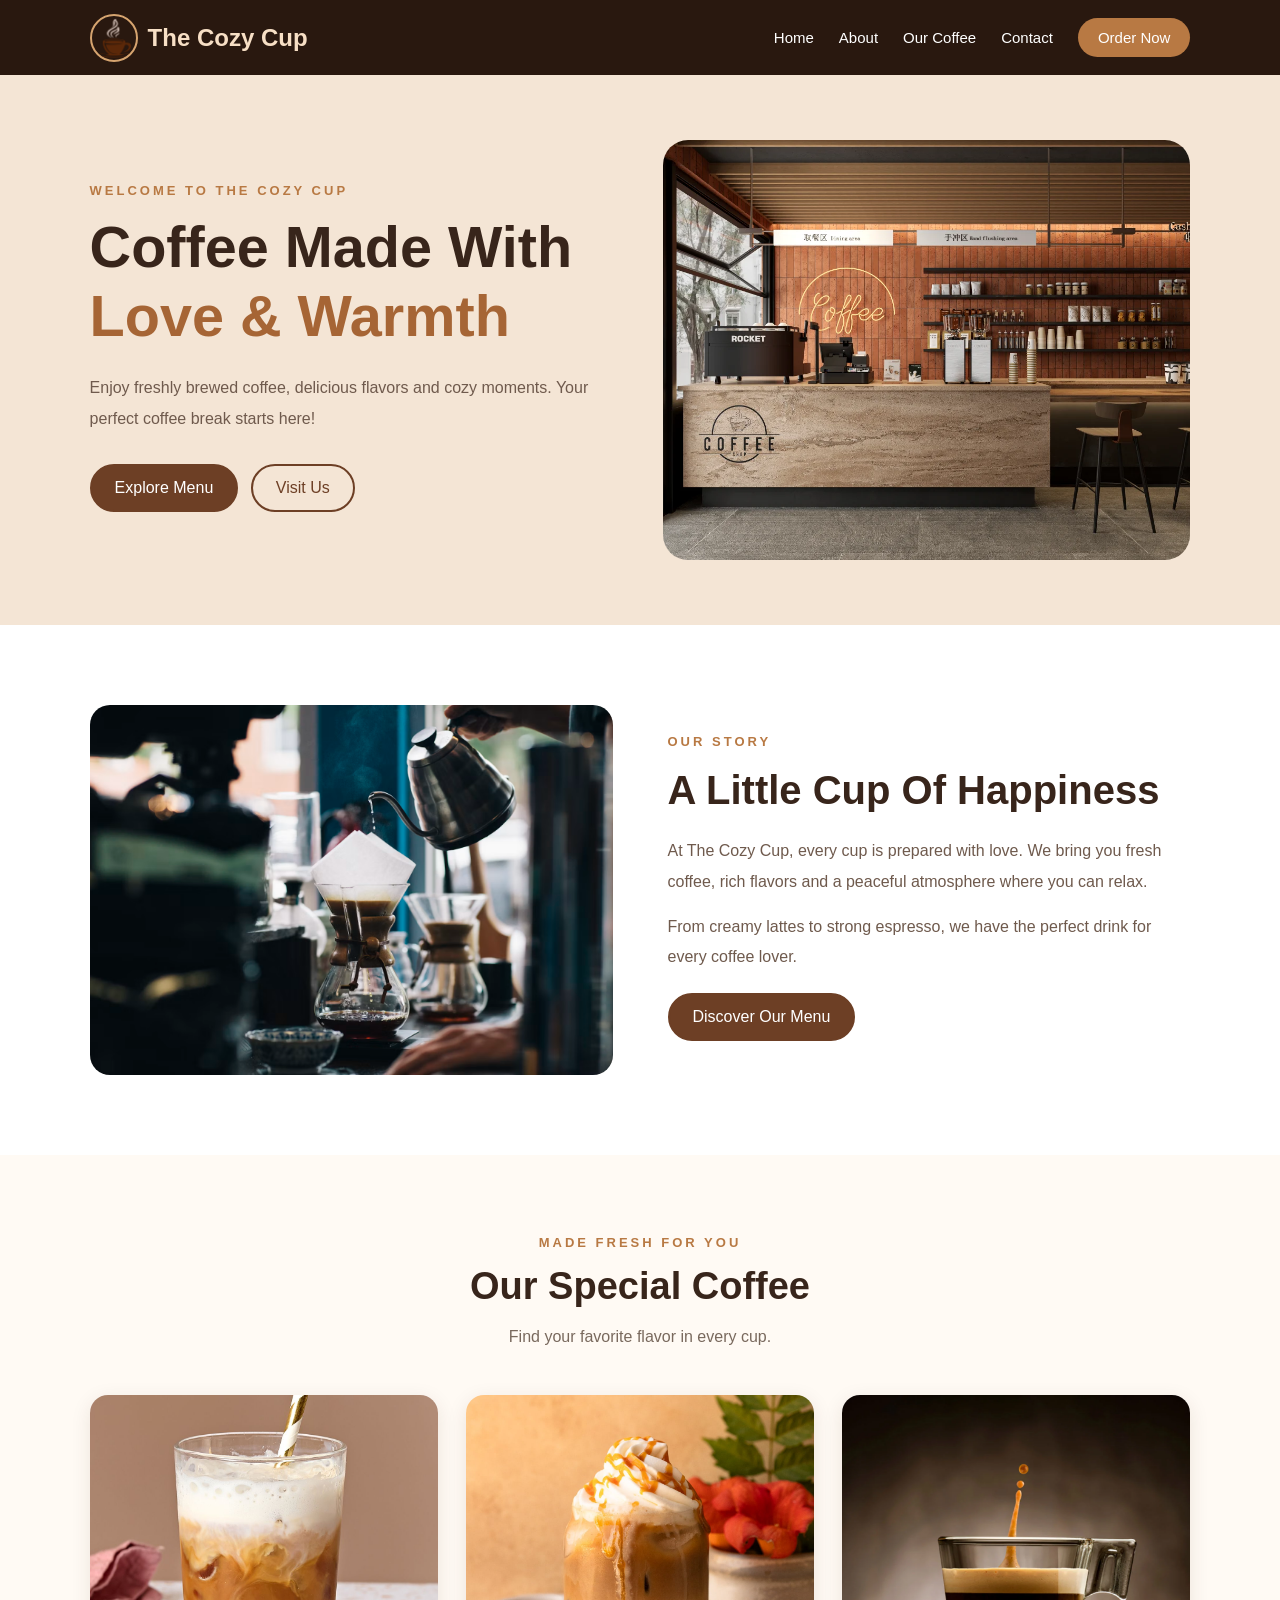
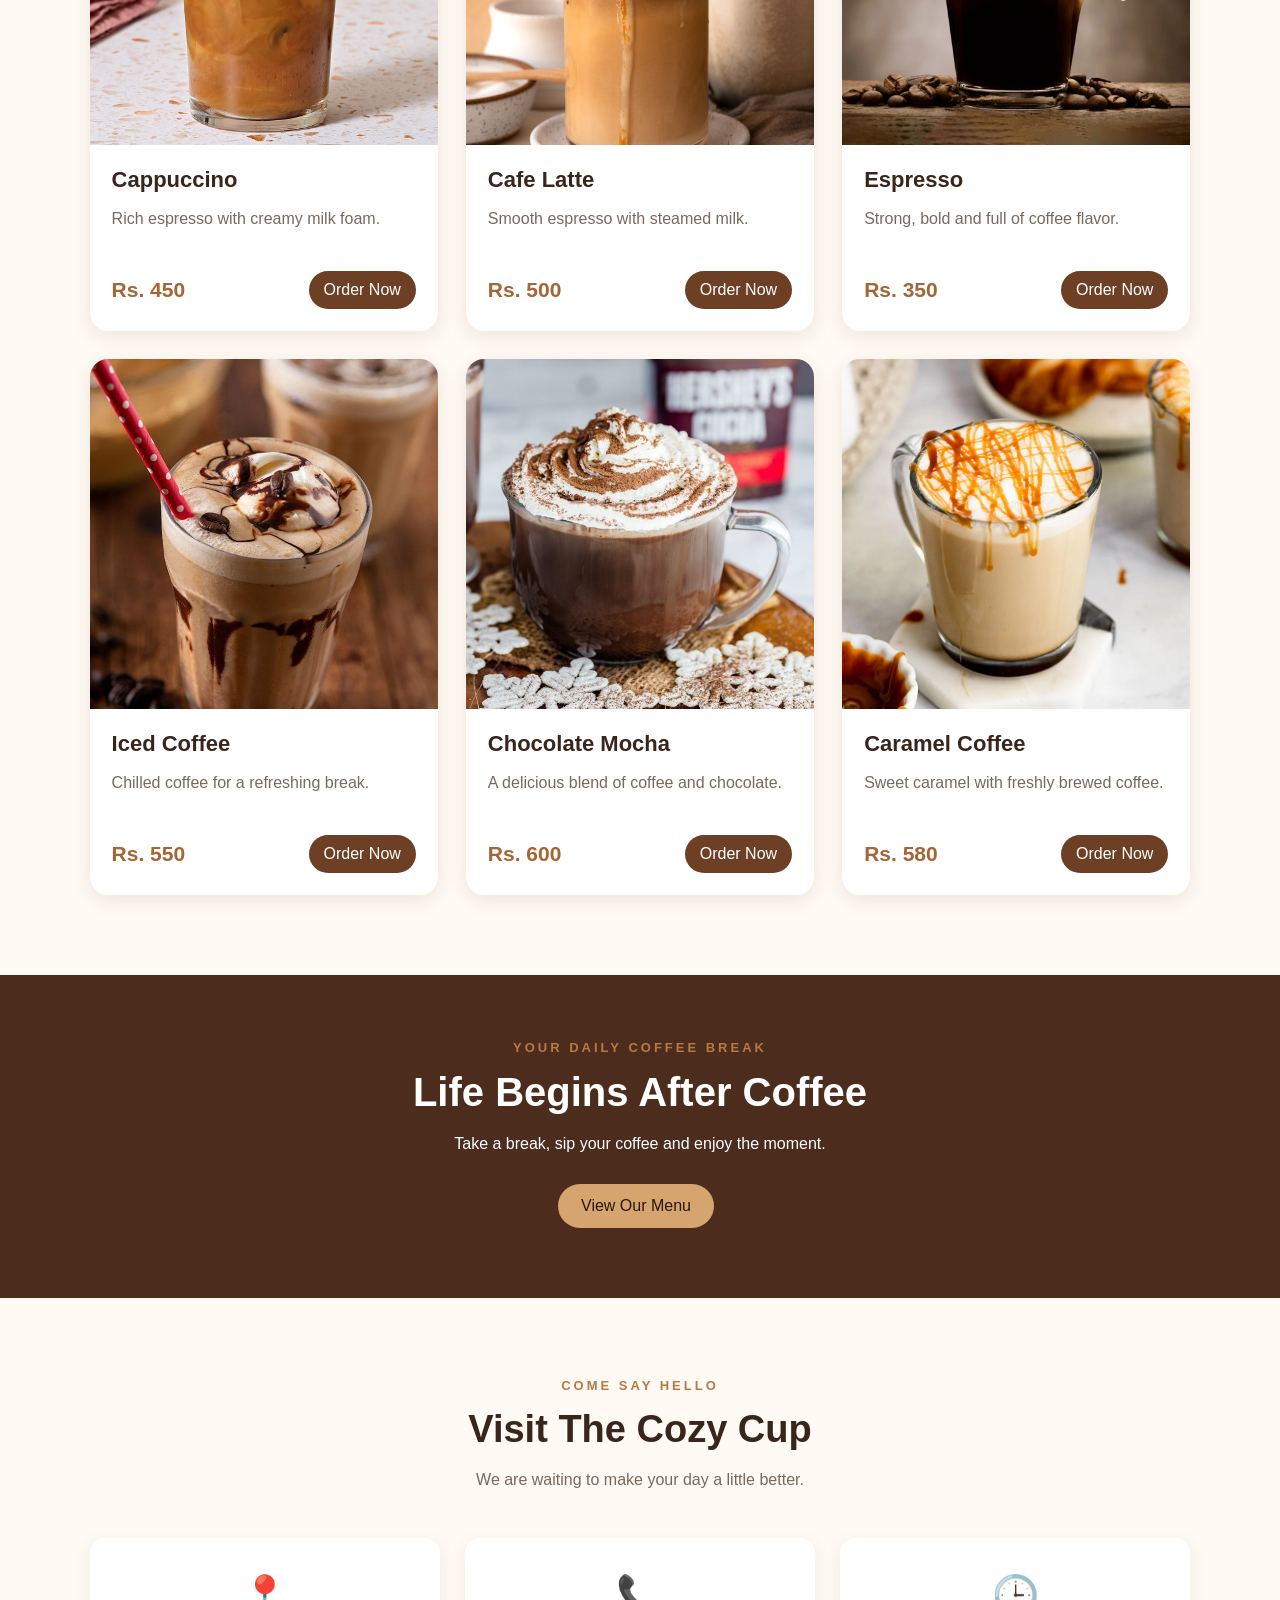
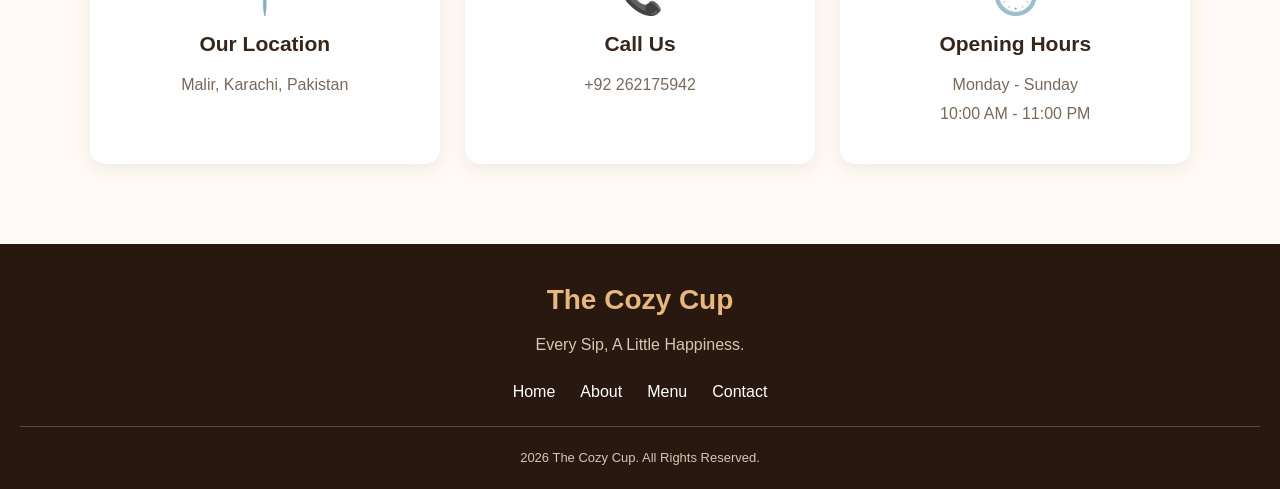
<file: responsive page/index.html>
<!DOCTYPE html>
<html lang="en">
<head>
    <meta charset="UTF-8">
    <meta name="viewport" content="width=device-width, initial-scale=1.0">
    <title>The Cozy Cup | Coffee Shop</title>
    <link rel="stylesheet" href="style.css">
</head>
<body>
    <!-- Navbar -->
    <nav class="navbar">
        <a href="#home" class="logo">
        <img src="images/pngtree-coffee-logo-design-icon-a-cup-of-hot-for-shop-vector-png-image_16468950.png" alt="The Cozy Cup coffee logo">
            <span>The Cozy Cup</span>
        </a>

        <input type="checkbox" id="menu-toggle" class="menu-toggle">
        <label for="menu-toggle" class="menu-icon" aria-label="Toggle navigation">
            <span></span>
            <span></span>
            <span></span>
        </label>

        <ul class="nav-links">
            <li><a href="#home">Home</a></li>
            <li><a href="#about">About</a></li>
            <li><a href="#menu">Our Coffee</a></li>
            <li><a href="#contact">Contact</a></li>
            <li><a href="#menu" class="nav-button">Order Now</a></li>
        </ul>
    </nav>


    <!-- Hero Section -->
    <section class="hero" id="home">
        <div class="hero-content">
            <p class="small-title">WELCOME TO THE COZY CUP</p>

            <h1>
                Coffee Made With
                <span>Love & Warmth</span>
            </h1>

            <p class="hero-description">
                Enjoy freshly brewed coffee, delicious flavors
                and cozy moments. Your perfect coffee break starts here!
            </p>

            <a href="#menu" class="button main-button">Explore Menu</a>
            <a href="#contact" class="button outline-button">Visit Us</a>
        </div>

        <div class="hero-image">
        <img src="images/modern-coffee-shop-counter-with-neon-sign-rocket-machine-and-wooden-shelving-for-commercial-use.webp"alt="Beautiful coffee shop">
        </div>
    </section>


    <!-- About Section -->
    <section class="about section-padding" id="about">
        <div class="about-image">
         <img src="images/photo-1442512595331-e89e73853f31.avif" alt="Fresh coffee being prepared">
        </div>

        <div class="about-content">
            <p class="small-title">OUR STORY</p>

            <h2>A Little Cup Of Happiness</h2>

            <p>
                At The Cozy Cup, every cup is prepared with love.
                We bring you fresh coffee, rich flavors and a
                peaceful atmosphere where you can relax.
            </p>

            <p>
                From creamy lattes to strong espresso, we have
                the perfect drink for every coffee lover.
            </p>

            <a href="#menu" class="button main-button">Discover Our Menu</a>
        </div>
    </section>


    <!-- Coffee Menu -->
    <section class="menu-section section-padding" id="menu">
        <div class="section-heading">
            <p class="small-title">MADE FRESH FOR YOU</p>
            <h2>Our Special Coffee</h2>
            <p>Find your favorite flavor in every cup.</p>
        </div>

        <div class="coffee-container">

            <!-- Coffee 1 -->
            <div class="coffee-card">
            <div class="coffee-image">
            <img src="images/11751610-freddo-cappuccino-recipe-VAT-001-beauty-4x3-588fd7da4d7c483cae212012f14628a9.jpg"alt="Cappuccino">
                </div>

                <div class="coffee-info">
                    <h3>Cappuccino</h3>
                    <p>Rich espresso with creamy milk foam.</p>

                    <div class="coffee-bottom">
                        <span class="price">Rs. 450</span>
                        <a href="#contact" class="order-button">Order Now</a>
                    </div>
                </div>
            </div>

            <!-- Coffee 2 -->
            <div class="coffee-card">
             <div class="coffee-image">
             <img src="images/Iced-Caramel-Latte-with-Caramel-Drizzle.jpg" alt="Cafe latte">
                </div>

                <div class="coffee-info">
                    <h3>Cafe Latte</h3>
                    <p>Smooth espresso with steamed milk.</p>

                    <div class="coffee-bottom">
                        <span class="price">Rs. 500</span>
                        <a href="#contact" class="order-button">Order Now</a>
                    </div>
                </div>
            </div>

            <!-- Coffee 3 -->
            <div class="coffee-card">
            <div class="coffee-image">
            <img src="images/Module-2a.webp" alt="Espresso">
                </div>

                <div class="coffee-info">
                    <h3>Espresso</h3>
                    <p>Strong, bold and full of coffee flavor.</p>

                    <div class="coffee-bottom">
                        <span class="price">Rs. 350</span>
                        <a href="#contact" class="order-button">Order Now</a>
                    </div>
                </div>
            </div>

            <!-- Coffee 4 -->
            <div class="coffee-card">
            <div class="coffee-image">
            <img src="images/Cafe-style-cold-coffee-with-icecream.jpg" alt="Iced coffee">
                </div>

                <div class="coffee-info">
                    <h3>Iced Coffee</h3>
                    <p>Chilled coffee for a refreshing break.</p>

                    <div class="coffee-bottom">
                        <span class="price">Rs. 550</span>
                        <a href="#contact" class="order-button">Order Now</a>
                    </div>
                </div>
            </div>

            <!-- Coffee 5 -->
            <div class="coffee-card">
            <div class="coffee-image">
            <img src="images/Dark-Chocolate-Mocha-1-683x1024.jpg" alt="Chocolate mocha">
                </div>

                <div class="coffee-info">
                    <h3>Chocolate Mocha</h3>
                    <p>A delicious blend of coffee and chocolate.</p>

                    <div class="coffee-bottom">
                        <span class="price">Rs. 600</span>
                        <a href="#contact" class="order-button">Order Now</a>
                    </div>
                </div>
            </div>

            <!-- Coffee 6 -->
            <div class="coffee-card">
            <div class="coffee-image">
            <img src="images/220518.homemade.caramel.latte-6630.webp"alt="Caramel coffee">
                </div>

                <div class="coffee-info">
                    <h3>Caramel Coffee</h3>
                    <p>Sweet caramel with freshly brewed coffee.</p>

                    <div class="coffee-bottom">
                        <span class="price">Rs. 580</span>
                        <a href="#contact" class="order-button">Order Now</a>
                    </div>
                </div>
            </div>

        </div>
    </section>


    <!-- Special Offer -->
    <section class="offer-section">
        <p class="small-title">YOUR DAILY COFFEE BREAK</p>
        <h2>Life Begins After Coffee</h2>
        <p>Take a break, sip your coffee and enjoy the moment.</p>
        <a href="#menu" class="button offer-button">View Our Menu</a>
    </section>


    <!-- Contact Section -->
    <section class="contact-section section-padding" id="contact">
        <div class="section-heading">
            <p class="small-title">COME SAY HELLO</p>
            <h2>Visit The Cozy Cup</h2>
            <p>We are waiting to make your day a little better.</p>
        </div>

        <div class="contact-container">

            <div class="contact-card">
                <div class="contact-icon">📍</div>
                <h3>Our Location</h3>
                <p>Malir, Karachi, Pakistan</p>
            </div>

            <div class="contact-card">
                <div class="contact-icon">📞</div>
                <h3>Call Us</h3>
                <p>+92 262175942</p>
            </div>

            <div class="contact-card">
                <div class="contact-icon">🕒</div>
                <h3>Opening Hours</h3>
                <p>Monday - Sunday</p>
                <p>10:00 AM - 11:00 PM</p>
            </div>

        </div>
    </section>


    <!-- Footer -->
    <footer class="footer">
        <a href="#home" class="footer-logo">The Cozy Cup</a>

        <p>Every Sip, A Little Happiness.</p>

        <div class="footer-links">
            <a href="#home">Home</a>
            <a href="#about">About</a>
            <a href="#menu">Menu</a>
            <a href="#contact">Contact</a>
        </div>

        <p class="copyright">
            2026 The Cozy Cup. All Rights Reserved.
        </p>
    </footer>

</body>
</html>
</file>
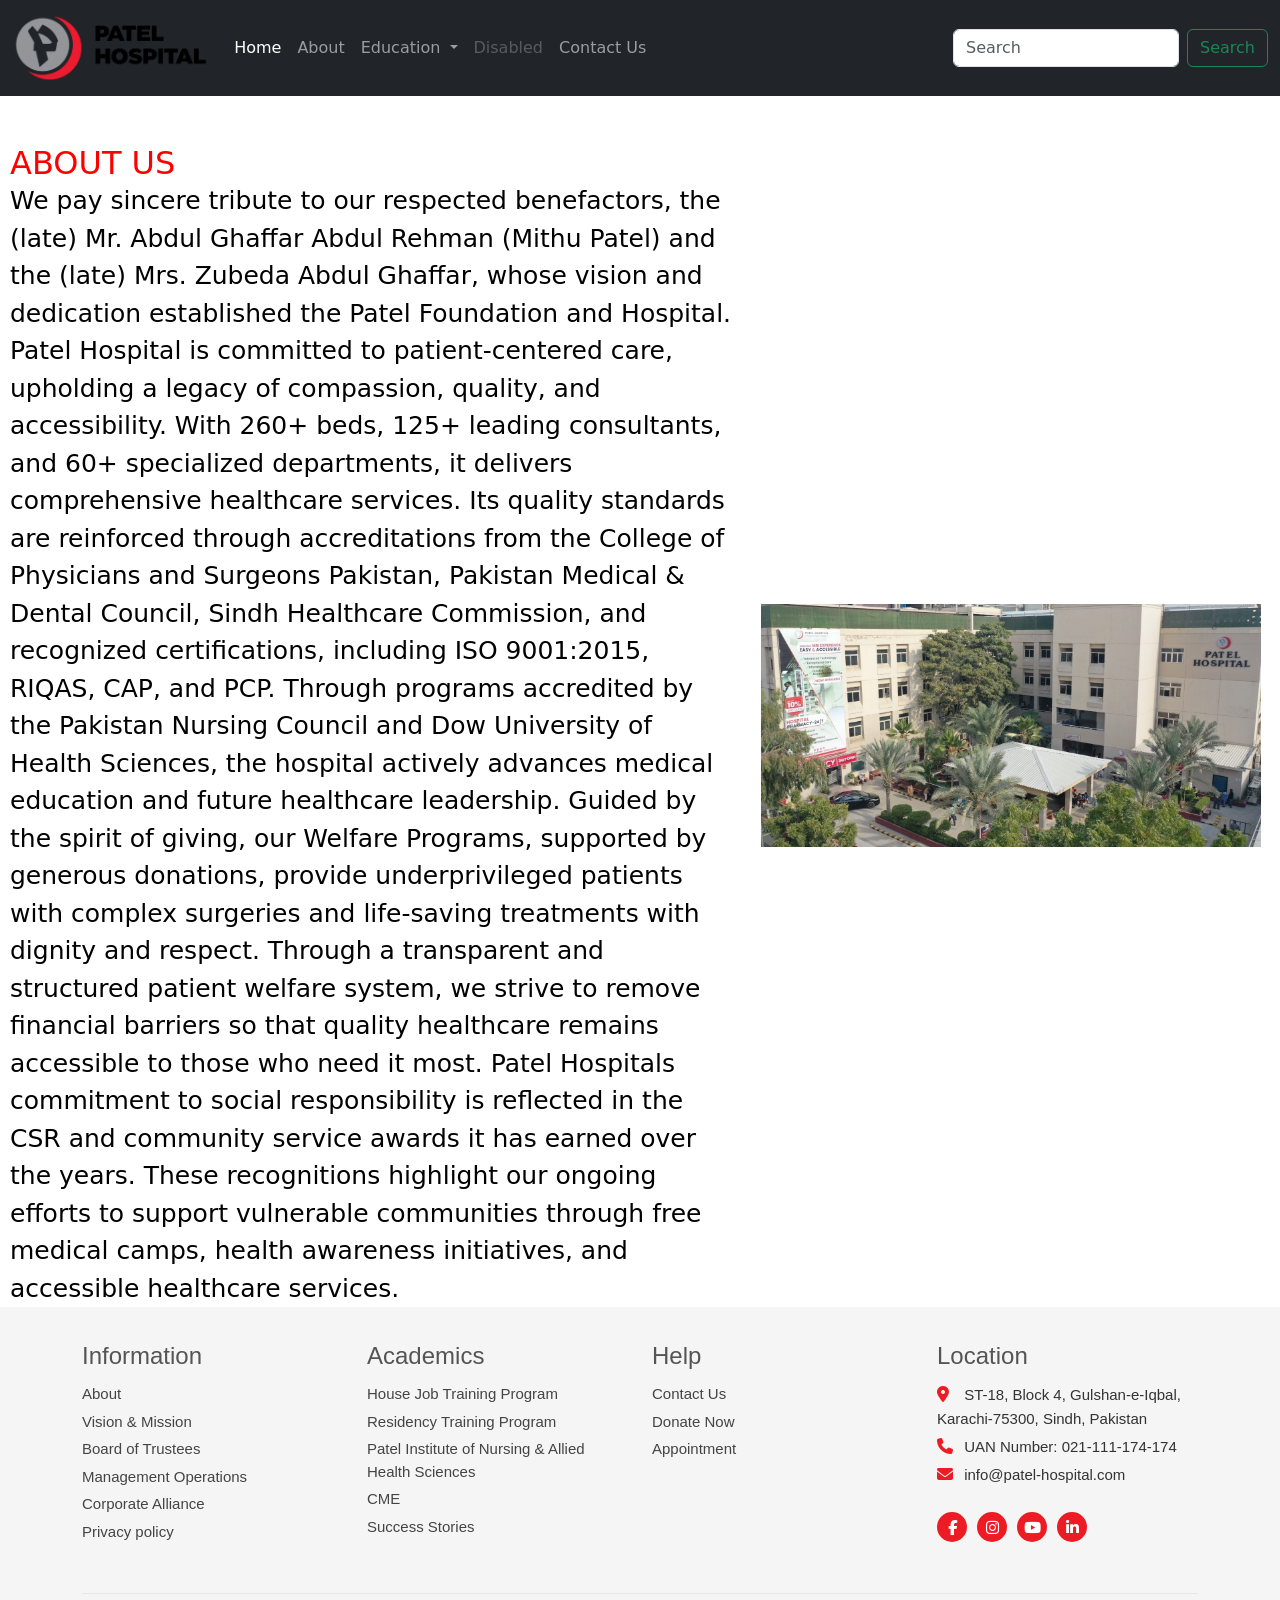
<file: bootstrap-5/about.html>
<!doctype html>
<html lang="en">

<head>
    <!-- Required meta tags -->
    <meta charset="utf-8">
    <meta name="viewport" content="width=device-width, initial-scale=1">

    <!-- Bootstrap CSS -->
    <link href="https://cdn.jsdelivr.net/npm/bootstrap@5.0.2/dist/css/bootstrap.min.css" rel="stylesheet"
        integrity="sha384-EVSTQN3/azprG1Anm3QDgpJLIm9Nao0Yz1ztcQTwFspd3yD65VohhpuuCOmLASjC" crossorigin="anonymous">
    <link rel="stylesheet" href="style.css">
    <link rel="stylesheet" href="https://cdnjs.cloudflare.com/ajax/libs/font-awesome/6.5.2/css/all.min.css">

    <title>Patel Hospital</title>
</head>

<body>
    <!-- nav bar -->
   <nav class="navbar navbar-expand-lg navbar-dark bg-dark">
        <div class="container-fluid">
            <a class="navbar-brand" href="#">
                <img src="images/ph-logo.png" height="70px" alt="">
            </a>
            <button class="navbar-toggler" type="button" data-bs-toggle="collapse"
                data-bs-target="#navbarSupportedContent" aria-controls="navbarSupportedContent" aria-expanded="false"
                aria-label="Toggle navigation">
                <span class="navbar-toggler-icon"></span>
            </button>
            <div class="collapse navbar-collapse" id="navbarSupportedContent">
                <ul class="navbar-nav me-auto mb-2 mb-lg-0">
                    <li class="nav-item">
                        <a class="nav-link active" aria-current="page" href="/">Home</a>
                    </li>
                    <li class="nav-item">
                        <a class="nav-link" href="/about.html">About</a>
                    </li>
                    <li class="nav-item dropdown">
                        <a class="nav-link dropdown-toggle" href="#" id="navbarDropdown" role="button"
                            data-bs-toggle="dropdown" aria-expanded="false">
                            Education
                        </a>
                        <ul class="dropdown-menu" aria-labelledby="navbarDropdown">
                            <li><a class="dropdown-item" href="#">Institutes</a></li>
                            <li><a class="dropdown-item" href="#">Health Professionals Education</a></li>
                            <li>
                                <hr class="dropdown-divider">
                            </li>
                            <li><a class="dropdown-item" href="#">CME</a></li>
                    </li>
                    <li><a class="dropdown-item" href="#">Residency Training Programs</a></li>
                </ul>
                </li>
                <li class="nav-item">
                    <a class="nav-link disabled" href="#" tabindex="-1" aria-disabled="true">Disabled</a>
                </li>
                <li class="nav-item">
                    <a class="nav-link" href="/contact.html">Contact Us</a>
                </li>
                </ul>
                <form class="d-flex">
                    <input class="form-control me-2" type="search" placeholder="Search" aria-label="Search">
                    <button class="btn btn-outline-success" type="submit">Search</button>
                </form>
            </div>
        </div>
    </nav>
    <!-- nav bar end -->
    <!-- 2nd section -->

    <!-- 2nd section end  -->
    <br><br>
    <!-- 3rd section -->
    <div class="row featurette d-flex justify-content-center align-items-center">
        <div class="col-md-7">
            <h2 class="featurette-heading" style="margin: 0px 0px 0px 10px; color:red">ABOUT US <span
                    class="text-muted"></span></h2>
            <p class="lead" style="font-size: 25px; font-weight: 900px; margin: 0px 0px 0px 10px; color:black">We pay sincere
                tribute to our respected benefactors, the (late)
                Mr. Abdul Ghaffar Abdul Rehman (Mithu Patel) and the (late) Mrs. Zubeda Abdul Ghaffar, whose vision and
                dedication established the Patel Foundation and Hospital.

                Patel Hospital is committed to patient-centered care, upholding a legacy of compassion, quality, and
                accessibility. With 260+ beds, 125+ leading consultants, and 60+ specialized departments, it delivers
                comprehensive healthcare services.

                Its quality standards are reinforced through accreditations from the College of Physicians and Surgeons
                Pakistan, Pakistan Medical & Dental Council, Sindh Healthcare Commission, and recognized certifications,
                including ISO 9001:2015, RIQAS, CAP, and PCP. Through programs accredited by the Pakistan Nursing
                Council and Dow University of Health Sciences, the hospital actively advances medical education and
                future healthcare leadership.

                Guided by the spirit of giving, our Welfare Programs, supported by generous donations, provide
                underprivileged patients with complex surgeries and life-saving treatments with dignity and respect.
                Through a transparent and structured patient welfare system, we strive to remove financial barriers so
                that quality healthcare remains accessible to those who need it most.

                Patel Hospitals commitment to social responsibility is reflected in the CSR and community service
                awards it has earned over the years. These recognitions highlight our ongoing efforts to support
                vulnerable communities through free medical camps, health awareness initiatives, and accessible
                healthcare services.

            </p>
        </div>
        <div class="col-md-5">
            <img src="images/download.jfif" class="bd-placeholder-img bd-placeholder-img-lg featurette-image img-fluid mx-auto" width="500"
                height="500" alt="">

        </div>
    </div>
    <!-- 3rd section end -->
    <!-- 4th section -->
    <footer class="footer">
        <div class="container">
            <div class="row">

                <!-- Information -->
                <div class="col-lg-3 col-md-6 col-12">
                    <h4>Information</h4>

                    <a href="#">About</a>
                    <a href="#">Vision & Mission</a>
                    <a href="#">Board of Trustees</a>
                    <a href="#">Management Operations</a>
                    <a href="#">Corporate Alliance</a>
                    <a href="#">Privacy policy</a>
                </div>

                <!-- Academics -->
                <div class="col-lg-3 col-md-6 col-12">
                    <h4>Academics</h4>

                    <a href="#">House Job Training Program</a>
                    <a href="#">Residency Training Program</a>
                    <a href="#">Patel Institute of Nursing & Allied Health Sciences</a>
                    <a href="#">CME</a>
                    <a href="#">Success Stories</a>
                </div>

                <!-- Help -->
                <div class="col-lg-3 col-md-6 col-12">
                    <h4>Help</h4>

                    <a href="#">Contact Us</a>
                    <a href="#">Donate Now</a>
                    <a href="#">Appointment</a>
                </div>

                <!-- Location -->
                <div class="col-lg-3 col-md-6 col-12 location">
                    <h4>Location</h4>

                    <p>
                        <i class="fa-solid fa-location-dot"></i>
                        ST-18, Block 4, Gulshan-e-Iqbal,
                        Karachi-75300, Sindh, Pakistan
                    </p>

                    <p>
                        <i class="fa-solid fa-phone"></i>
                        UAN Number: 021-111-174-174
                    </p>

                    <p>
                        <i class="fa-solid fa-envelope"></i>
                        info@patel-hospital.com
                    </p>

                    <!-- Social Media Icons -->
                    <div class="social-icons">

                        <a href="#" class="social">
                            <i class="fa-brands fa-facebook-f"></i>
                        </a>

                        <a href="#" class="social">
                            <i class="fa-brands fa-instagram"></i>
                        </a>

                        <a href="#" class="social">
                            <i class="fa-brands fa-youtube"></i>
                        </a>

                        <a href="#" class="social">
                            <i class="fa-brands fa-linkedin-in"></i>
                        </a>

                    </div>
                </div>

            </div>

            <hr class="footer-line">

        </div>
    </footer>

<!-- Optional JavaScript; choose one of the two! -->

<!-- Option 1: Bootstrap Bundle with Popper -->
<script src="https://cdn.jsdelivr.net/npm/bootstrap@5.0.2/dist/js/bootstrap.bundle.min.js"
    integrity="sha384-MrcW6ZMFYlzcLA8Nl+NtUVF0sA7MsXsP1UyJoMp4YLEuNSfAP+JcXn/tWtIaxVXM"
    crossorigin="anonymous"></script>

<!-- Option 2: Separate Popper and Bootstrap JS -->
<!--
    <script src="https://cdn.jsdelivr.net/npm/@popperjs/core@2.9.2/dist/umd/popper.min.js" integrity="sha384-IQsoLXl5PILFhosVNubq5LC7Qb9DXgDA9i+tQ8Zj3iwWAwPtgFTxbJ8NT4GN1R8p" crossorigin="anonymous"></script>
    <script src="https://cdn.jsdelivr.net/npm/bootstrap@5.0.2/dist/js/bootstrap.min.js" integrity="sha384-cVKIPhGWiC2Al4u+LWgxfKTRIcfu0JTxR+EQDz/bgldoEyl4H0zUF0QKbrJ0EcQF" crossorigin="anonymous"></script>
    -->



</body>

</html>
</file>
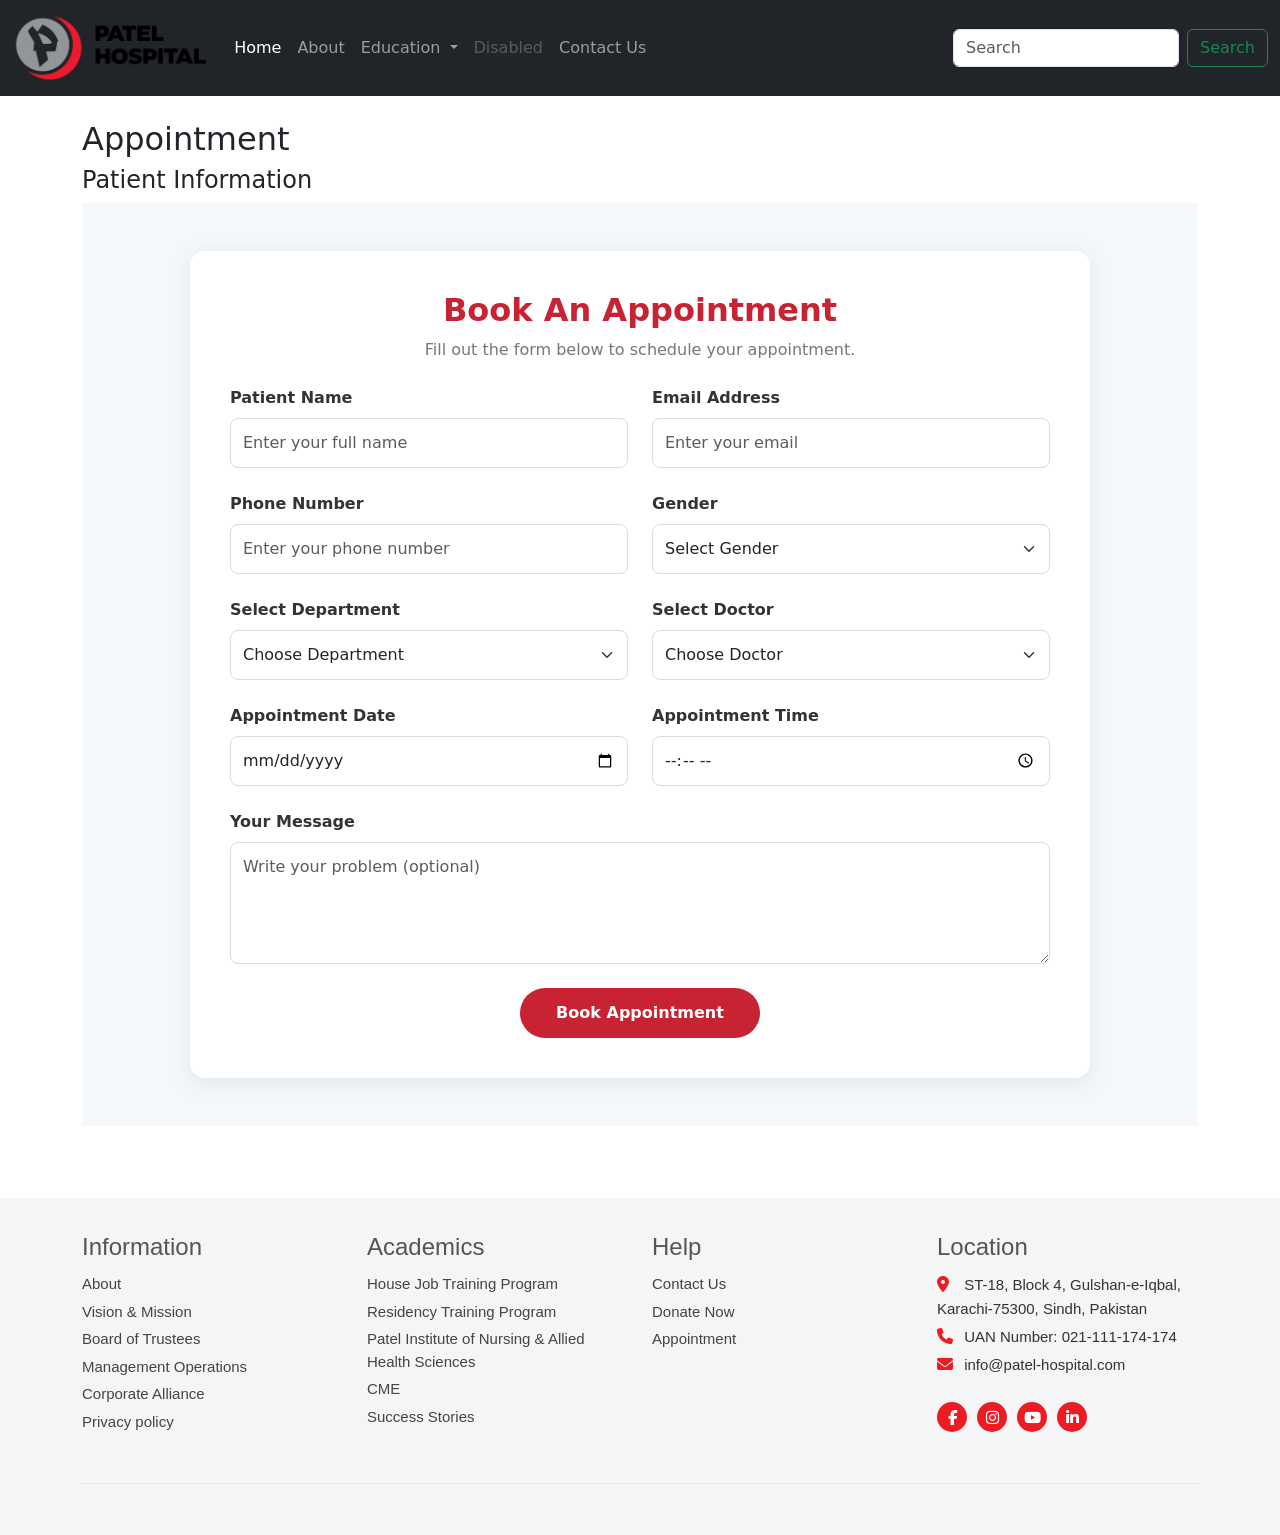
<file: bootstrap-5/contact.html>
<!doctype html>
<html lang="en">

<head>
    <!-- Required meta tags -->
    <meta charset="utf-8">
    <meta name="viewport" content="width=device-width, initial-scale=1">

    <!-- Bootstrap CSS -->
    <link href="https://cdn.jsdelivr.net/npm/bootstrap@5.0.2/dist/css/bootstrap.min.css" rel="stylesheet"
        integrity="sha384-EVSTQN3/azprG1Anm3QDgpJLIm9Nao0Yz1ztcQTwFspd3yD65VohhpuuCOmLASjC" crossorigin="anonymous">
    <link rel="stylesheet" href="style.css">
    <link rel="stylesheet" href="https://cdnjs.cloudflare.com/ajax/libs/font-awesome/6.5.2/css/all.min.css">

    <title>Patel Hospital</title>
</head>

<body>
    <!-- nav bar -->
    <nav class="navbar navbar-expand-lg navbar-dark bg-dark">
        <div class="container-fluid">
            <a class="navbar-brand" href="#">
                <img src="images/ph-logo.png" height="70px" alt="">
            </a>
            <button class="navbar-toggler" type="button" data-bs-toggle="collapse"
                data-bs-target="#navbarSupportedContent" aria-controls="navbarSupportedContent" aria-expanded="false"
                aria-label="Toggle navigation">
                <span class="navbar-toggler-icon"></span>
            </button>
            <div class="collapse navbar-collapse" id="navbarSupportedContent">
                <ul class="navbar-nav me-auto mb-2 mb-lg-0">
                    <li class="nav-item">
                        <a class="nav-link active" aria-current="page" href="/">Home</a>
                    </li>
                    <li class="nav-item">
                        <a class="nav-link" href="/about.html">About</a>
                    </li>
                    <li class="nav-item dropdown">
                        <a class="nav-link dropdown-toggle" href="#" id="navbarDropdown" role="button"
                            data-bs-toggle="dropdown" aria-expanded="false">
                            Education
                        </a>
                        <ul class="dropdown-menu" aria-labelledby="navbarDropdown">
                            <li><a class="dropdown-item" href="#">Institutes</a></li>
                            <li><a class="dropdown-item" href="#">Health Professionals Education</a></li>
                            <li>
                                <hr class="dropdown-divider">
                            </li>
                            <li><a class="dropdown-item" href="#">CME</a></li>
                    </li>
                    <li><a class="dropdown-item" href="#">Residency Training Programs</a></li>
                </ul>
                </li>
                <li class="nav-item">
                    <a class="nav-link disabled" href="#" tabindex="-1" aria-disabled="true">Disabled</a>
                </li>
                <li class="nav-item">
                    <a class="nav-link" href="/contact.html">Contact Us</a>
                </li>
                </ul>
                <form class="d-flex">
                    <input class="form-control me-2" type="search" placeholder="Search" aria-label="Search">
                    <button class="btn btn-outline-success" type="submit">Search</button>
                </form>
            </div>
        </div>
    </nav>
    <!-- nav bar end -->
    <!-- 2nd section -->
    <div class="container my-4">
        <h2>Appointment</h2>
        <h4> Patient Information</h4>
        <section class="appointment-section py-5">
            <div class="container">
                <div class="appointment-box">

                    <div class="text-center mb-4">
                        <h2>Book An Appointment</h2>
                        <p>Fill out the form below to schedule your appointment.</p>
                    </div>

                    <form class="row g-4">

                        <div class="col-md-6">
                            <label class="form-label">Patient Name</label>
                            <input type="text" class="form-control" placeholder="Enter your full name" required>
                        </div>

                        <div class="col-md-6">
                            <label class="form-label">Email Address</label>
                            <input type="email" class="form-control" placeholder="Enter your email" required>
                        </div>

                        <div class="col-md-6">
                            <label class="form-label">Phone Number</label>
                            <input type="tel" class="form-control" placeholder="Enter your phone number" required>
                        </div>

                        <div class="col-md-6">
                            <label class="form-label">Gender</label>
                            <select class="form-select" required>
                                <option selected disabled>Select Gender</option>
                                <option>Male</option>
                                <option>Female</option>
                                <option>Other</option>
                            </select>
                        </div>

                        <div class="col-md-6">
                            <label class="form-label">Select Department</label>
                            <select class="form-select" required>
                                <option selected disabled>Choose Department</option>
                                <option>Cardiology</option>
                                <option>Neurology</option>
                                <option>Dental</option>
                                <option>Gynecology</option>
                                <option>Orthopedics</option>
                            </select>
                        </div>

                        <div class="col-md-6">
                            <label class="form-label">Select Doctor</label>
                            <select class="form-select" required>
                                <option selected disabled>Choose Doctor</option>
                                <option>Dr. Anum Arshad</option>
                                <option>Dr. Hassan Ahemd</option>
                                <option>Dr. Muhammad Shahid</option>
                                <option>Dr. Saliha Kanwal</option>
                            </select>
                        </div>

                        <div class="col-md-6">
                            <label class="form-label">Appointment Date</label>
                            <input type="date" class="form-control" required>
                        </div>

                        <div class="col-md-6">
                            <label class="form-label">Appointment Time</label>
                            <input type="time" class="form-control" required>
                        </div>

                        <div class="col-12">
                            <label class="form-label">Your Message</label>
                            <textarea class="form-control" rows="4"
                                placeholder="Write your problem (optional)"></textarea>
                        </div>

                        <div class="col-12 text-center">
                            <button type="submit" class="btn appointment-btn">
                                Book Appointment
                            </button>
                        </div>

                    </form>
                </div>
            </div>
        </section>
    </div>

    <!-- 2nd section end  -->
    <br><br>
    <!-- 4th section -->
    <footer class="footer">
        <div class="container">
            <div class="row">

                <!-- Information -->
                <div class="col-lg-3 col-md-6 col-12">
                    <h4>Information</h4>

                    <a href="#">About</a>
                    <a href="#">Vision & Mission</a>
                    <a href="#">Board of Trustees</a>
                    <a href="#">Management Operations</a>
                    <a href="#">Corporate Alliance</a>
                    <a href="#">Privacy policy</a>
                </div>

                <!-- Academics -->
                <div class="col-lg-3 col-md-6 col-12">
                    <h4>Academics</h4>

                    <a href="#">House Job Training Program</a>
                    <a href="#">Residency Training Program</a>
                    <a href="#">Patel Institute of Nursing & Allied Health Sciences</a>
                    <a href="#">CME</a>
                    <a href="#">Success Stories</a>
                </div>

                <!-- Help -->
                <div class="col-lg-3 col-md-6 col-12">
                    <h4>Help</h4>

                    <a href="#">Contact Us</a>
                    <a href="#">Donate Now</a>
                    <a href="#">Appointment</a>
                </div>

                <!-- Location -->
                <div class="col-lg-3 col-md-6 col-12 location">
                    <h4>Location</h4>

                    <p>
                        <i class="fa-solid fa-location-dot"></i>
                        ST-18, Block 4, Gulshan-e-Iqbal,
                        Karachi-75300, Sindh, Pakistan
                    </p>

                    <p>
                        <i class="fa-solid fa-phone"></i>
                        UAN Number: 021-111-174-174
                    </p>

                    <p>
                        <i class="fa-solid fa-envelope"></i>
                        info@patel-hospital.com
                    </p>

                    <!-- Social Media Icons -->
                    <div class="social-icons">

                        <a href="#" class="social">
                            <i class="fa-brands fa-facebook-f"></i>
                        </a>

                        <a href="#" class="social">
                            <i class="fa-brands fa-instagram"></i>
                        </a>

                        <a href="#" class="social">
                            <i class="fa-brands fa-youtube"></i>
                        </a>

                        <a href="#" class="social">
                            <i class="fa-brands fa-linkedin-in"></i>
                        </a>

                    </div>
                </div>

            </div>

            <hr class="footer-line">

        </div>
    </footer>
<!-- Optional JavaScript; choose one of the two! -->

<!-- Option 1: Bootstrap Bundle with Popper -->
<script src="https://cdn.jsdelivr.net/npm/bootstrap@5.0.2/dist/js/bootstrap.bundle.min.js"
    integrity="sha384-MrcW6ZMFYlzcLA8Nl+NtUVF0sA7MsXsP1UyJoMp4YLEuNSfAP+JcXn/tWtIaxVXM"
    crossorigin="anonymous"></script>

<!-- Option 2: Separate Popper and Bootstrap JS -->
<!--
    <script src="https://cdn.jsdelivr.net/npm/@popperjs/core@2.9.2/dist/umd/popper.min.js" integrity="sha384-IQsoLXl5PILFhosVNubq5LC7Qb9DXgDA9i+tQ8Zj3iwWAwPtgFTxbJ8NT4GN1R8p" crossorigin="anonymous"></script>
    <script src="https://cdn.jsdelivr.net/npm/bootstrap@5.0.2/dist/js/bootstrap.min.js" integrity="sha384-cVKIPhGWiC2Al4u+LWgxfKTRIcfu0JTxR+EQDz/bgldoEyl4H0zUF0QKbrJ0EcQF" crossorigin="anonymous"></script>
    -->



</body>

</html>
</file>
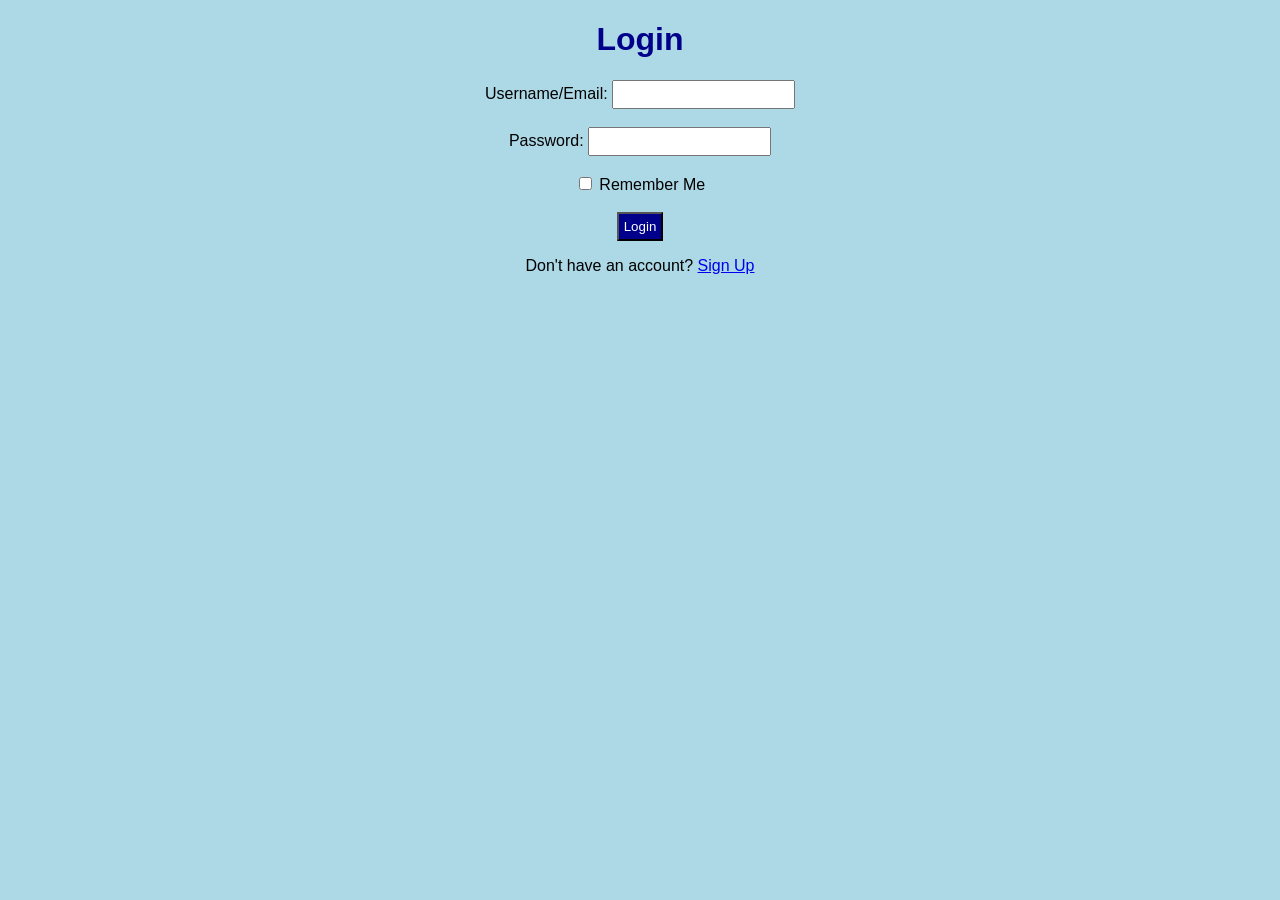
<file: login-signup/login.html>
<!DOCTYPE html>
<html>
<head>
    <title>Login</title>

    <style>
        body {
            background-color: lightblue;
            font-family: Arial;
            text-align: center;
        }

        h1 {
            color: darkblue;
        }

        input {
            padding: 5px;
        }

        .button {
            background-color: darkblue;
            color: white;
        }
    </style>
</head>

<body>

    <h1>Login</h1>

    <form action="index.html">

        Username/Email:
        <input type="text" required>
        <br><br>

        Password:
        <input type="password" required>
        <br><br>

        <input type="checkbox" required>
        Remember Me
        <br><br>

        <input class="button" type="submit" value="Login">

    </form>

    <p>
        Don't have an account?
        <a href="index.html">Sign Up</a>
    </p>

</body>
</html>
</file>
<file: bootstrap-5/style.css>
/* Footer */
.footer {
    background-color: #f5f5f5;
    padding: 35px 0;
    font-family: Arial, sans-serif;
}

/* Headings */
.footer h4 {
    color: #555;
    font-size: 24px;
    margin-bottom: 12px;
}

/* Links */
.footer a {
    display: block;
    text-decoration: none;
    color: #444;
    font-size: 15px;
    margin-bottom: 5px;
    transition: 0.3s;
}

/* Link Hover */
.footer a:hover {
    color: #ed1c24;
    padding-left: 5px;
}

/* Location Text */
.location p {
    color: #333;
    font-size: 15px;
    line-height: 1.6;
    margin-bottom: 4px;
}

/* Location Red Icons */
.location p i {
    color: #ed1c24;
    font-size: 16px;
    width: 18px;
    margin-right: 5px;
}

/* Social Icons */
.social-icons {
    display: flex;
    align-items: center;
    gap: 10px;
    margin-top: 25px;
}

/* Red Circular Icons */
.social-icons .social {
    width: 30px;
    height: 30px;
    background-color: #ed1c24;
    color: white;
    border-radius: 50%;

    display: flex;
    justify-content: center;
    align-items: center;

    font-size: 15px;
    transition: 0.3s;
}

/* Social Hover */
.social-icons .social:hover {
    background-color: #333;
    color: white;
    transform: translateY(-4px);
}

/* Footer Line */
.footer-line {
    border: none;
    border-top: 1px solid #bbb;
    margin-top: 45px;
}
.appointment-section {
    background-color: #f4f8fb;
}

.appointment-box {
    max-width: 900px;
    margin: auto;
    padding: 40px;
    background-color: white;
    border-radius: 15px;
    box-shadow: 0 5px 25px rgba(0,0,0,0.08);
}

.appointment-box h2 {
    color: #c82333;
    font-weight: bold;
}

.appointment-box p {
    color: #777;
}

.appointment-box .form-label {
    font-weight: 600;
    color: #333;
}

.appointment-box .form-control,
.appointment-box .form-select {
    padding: 12px;
    border-radius: 8px;
    border: 1px solid #ddd;
}

.appointment-box .form-control:focus,
.appointment-box .form-select:focus {
    border-color: #c82333;
    box-shadow: 0 0 5px rgba(200,35,51,0.2);
}

.appointment-btn {
    background-color: #c82333;
    color: white;
    padding: 12px 35px;
    border-radius: 30px;
    font-weight: bold;
    transition: 0.3s;
}

.appointment-btn:hover {
    background-color: #a71d2a;
    color: white;
    transform: translateY(-3px);
}

@media (max-width: 576px) {
    .appointment-box {
        padding: 20px;
    }
}
</file>
<file: bootstraps/style.css>
/* General Styling */
* {
    margin: 0;
    padding: 0;
    box-sizing: border-box;
}

html {
    scroll-behavior: smooth;
    scroll-padding-top: 80px;
}

body {
    font-family: 'Poppins', sans-serif;
    color: #243b2b;
    background-color: #ffffff;
}

a {
    text-decoration: none;
}

:root {
    --green: #315b3c;
    --light-green: #eaf2e7;
    --dark-green: #203d29;
}

/* Navbar */
.logo {
    font-size: 25px;
    font-weight: 700;
    color: var(--green) !important;
}

.navbar {
    padding: 15px 0;
}

.nav-link {
    color: #333 !important;
    font-size: 14px;
    margin: 0 8px;
    transition: 0.3s;
}

.nav-link:hover {
    color: #4d8b52 !important;
}

.shop-btn {
    background-color: var(--green);
    color: white;
    border-radius: 25px;
    padding: 10px 22px;
    transition: 0.3s;
}

.shop-btn:hover {
    background-color: #203d29;
    color: white;
    transform: translateY(-2px);
}

/* Hero Section */
.hero {
    padding: 75px 0;
    background-color: #f3f7ef;
    overflow: hidden;
}

.small-heading {
    color: #5b8957;
    font-size: 12px;
    font-weight: 600;
    letter-spacing: 3px;
    margin-bottom: 15px;
}

.hero h1 {
    font-size: clamp(36px, 5vw, 58px);
    font-weight: 700;
    line-height: 1.2;
    color: var(--dark-green);
}

.hero h1 span,
.section-heading h2 span,
.about-section h2 span,
.newsletter h2 span {
    color: #68985e;
}

.hero-description {
    color: #6c776d;
    line-height: 1.9;
    margin: 20px 0 25px;
    max-width: 480px;
}

.main-btn {
    background-color: var(--green);
    color: white;
    padding: 13px 25px;
    border-radius: 30px;
    transition: 0.3s;
}

.main-btn:hover {
    background-color: #203d29;
    color: white;
    transform: translateY(-3px);
}

.second-btn {
    color: var(--green);
    border: 1px solid var(--green);
    padding: 12px 24px;
    border-radius: 30px;
    margin-left: 8px;
    transition: 0.3s;
}

.second-btn:hover {
    background-color: var(--green);
    color: white;
}

.hero-image {
    height: 430px;
    overflow: hidden;
    border-radius: 150px 150px 20px 20px;
}

.hero-image img {
    width: 100%;
    height: 100%;
    object-fit: cover;
    transition: 0.5s;
}

.hero-image img:hover {
    transform: scale(1.05);
}

/* Features */
.features {
    background-color: white;
}

.feature-box {
    padding: 15px 8px;
}

.feature-box span {
    font-size: 30px;
}

.feature-box h6 {
    font-size: 15px;
    margin-top: 10px;
    font-weight: 600;
}

.feature-box p {
    color: #818981;
    font-size: 12px;
    margin-bottom: 0;
}

/* Plant Cards */
.plants-section {
    background-color: #fafbf8;
}

.section-heading h2,
.about-section h2,
.newsletter h2 {
    font-size: clamp(28px, 4vw, 38px);
    font-weight: 700;
    color: var(--dark-green);
}

.section-heading > p:last-child {
    color: #7a827a;
    font-size: 14px;
}

.plant-card {
    background-color: white;
    border-radius: 14px;
    overflow: hidden;
    box-shadow: 0 5px 20px rgba(35, 65, 38, 0.07);
    transition: 0.3s;
    height: 100%;
}

.plant-card:hover {
    transform: translateY(-8px);
    box-shadow: 0 12px 28px rgba(35, 65, 38, 0.14);
}

.plant-image {
    height: 240px;
    position: relative;
    overflow: hidden;
    background-color: #eaf2e7;
}

.plant-image img {
    width: 100%;
    height: 100%;
    object-fit: cover;
    transition: transform 0.5s;
}

.plant-card:hover .plant-image img {
    transform: scale(1.08);
}

.plant-tag {
    position: absolute;
    top: 12px;
    left: 12px;
    background-color: #e5f2dd;
    color: #315b3c;
    font-size: 11px;
    padding: 6px 12px;
    border-radius: 20px;
}

.plant-info {
    padding: 20px;
}

.plant-type {
    font-size: 11px;
    color: #819080;
    margin-bottom: 7px;
}

.plant-info h5 {
    font-size: 16px;
    font-weight: 600;
    margin-bottom: 18px;
}

.price {
    color: var(--green);
    font-size: 15px;
    font-weight: 700;
}

.add-btn {
    background-color: var(--green);
    color: white;
    width: 35px;
    height: 35px;
    display: flex;
    align-items: center;
    justify-content: center;
    border-radius: 50%;
    font-size: 22px;
    transition: 0.3s;
}

.add-btn:hover {
    background-color: #76a66b;
    color: white;
    transform: rotate(90deg);
}

/* About Section */
.about-section {
    background-color: white;
}

.about-image {
    width: 100%;
    height: 400px;
    object-fit: cover;
    border-radius: 20px;
}

.about-section h2 {
    line-height: 1.4;
    margin-bottom: 20px;
}

.about-text {
    color: #747d74;
    line-height: 1.9;
    font-size: 14px;
}

.about-point {
    margin: 15px 0;
    font-size: 14px;
    color: #48594a;
}

.about-point span {
    display: inline-flex;
    align-items: center;
    justify-content: center;
    background-color: var(--light-green);
    color: var(--green);
    width: 25px;
    height: 25px;
    border-radius: 50%;
    margin-right: 8px;
}

/* Newsletter */
.newsletter {
    background-color: #f0f6ec;
}

.newsletter p:not(.small-heading) {
    color: #707a70;
    font-size: 14px;
    margin: 18px 0 25px;
}

.newsletter-btn {
    background-color: var(--green);
    color: white;
    border-radius: 30px;
    padding: 12px 35px;
    transition: 0.3s;
}

.newsletter-btn:hover {
    background-color: #203d29;
    color: white;
    transform: translateY(-3px);
}

/* Footer */
.footer {
    background-color: #203d29;
    color: white;
    padding: 35px 0 20px;
}

.footer h4 {
    font-weight: 600;
    margin-bottom: 12px;
}

.footer p {
    color: #d0ddcf;
    font-size: 13px;
}

.footer .copyright {
    border-top: 1px solid #45604a;
    padding-top: 18px;
    margin-top: 20px;
    margin-bottom: 0;
}

/* Responsive Design */
@media (max-width: 991px) {
    .navbar-nav {
        padding-top: 15px;
        align-items: flex-start !important;
    }

    .nav-link {
        margin: 5px 0;
    }

    .navbar-nav .shop-btn {
        display: inline-block;
        margin-top: 8px;
    }

    .hero {
        padding: 50px 0;
    }

    .hero-image {
        height: 350px;
        border-radius: 100px 100px 20px 20px;
    }
}

@media (max-width: 576px) {
    .hero {
        padding: 40px 0;
    }

    .hero h1 {
        font-size: 37px;
    }

    .hero-image {
        height: 300px;
    }

    .second-btn {
        margin-left: 0;
        margin-top: 12px;
    }

    .plant-image {
        height: 210px;
    }

    .plant-info {
        padding: 14px;
    }

    .plant-info h5 {
        font-size: 14px;
    }

    .about-image {
        height: 300px;
    }

    .feature-box h6 {
        font-size: 13px;
    }
}
</file>
<file: CSS grid/style.css>
* {
    margin: 0;
    padding: 0;
    box-sizing: border-box;
}

body {
    font-family: Arial, sans-serif;
    background-color: rgb(241, 245, 249);
    color: rgb(38, 50, 56);
}

/* Header Styling */
header {
    background-color: rgb(23, 59, 87);
    color: white;
    text-align: center;
    padding: 35px 15px;
}

header h1 {
    font-size: 40px;
    margin-bottom: 5px;
}

header p {
    font-size: 17px;
}

/* Main Container */
.container {
    width: 85%;
    max-width: 1000px;
    margin: 30px auto;
}

/* Notes Boxes */
.box {
    background-color: white;
    padding: 25px;
    margin-bottom: 25px;
    border-radius: 10px;
    border-left: 5px solid rgb(22, 138, 173);
    box-shadow: 0 3px 10px rgba(0, 0, 0, 0.08);
}

.box h2 {
    color: rgb(23, 59, 87);
    margin-bottom: 15px;
    font-size: 23px;
}

.box p {
    font-size: 16px;
}

.box ul {
    padding-left: 25px;
}

.box li {
    margin-bottom: 8px;
}

/* Grid Example */
.grid-example {
    display: grid;
    grid-template-columns: 1fr 1fr;
    gap: 12px;
    margin: 20px 0;
}

.grid-example div {
    background-color: rgb(210, 234, 241);
    color: rgb(23, 59, 87);
    padding: 22px;
    text-align: center;
    border-radius: 6px;
    font-weight: bold;
    border: 1px solid rgb(22, 138, 173);
}

.grid-example div:hover {
    background-color: rgb(22, 138, 173);
    color: white;
}

.explanation {
    color: rgb(82, 97, 107);
    font-style:italic;
}

/* Grid vs Flexbox */
.comparison {
    display: grid;
    grid-template-columns: 1fr 1fr;
    gap: 20px;
}

.item {
    background-color: rgb(237, 246, 249);
    padding: 20px;
    border-radius: 8px;
}

.item h3 {
    color: rgb(22, 138, 173);
    margin-bottom: 10px;
}

/* Footer */
footer {
    background-color: rgb(23, 59, 87);
    color: white;
    text-align: center;
    padding: 18px;
    margin-top: 30px;
}

/* Responsive Design */
@media only screen and (max-width: 600px) {
    .container {
        width: 92%;
    }

    header h1 {
        font-size: 32px;
    }

    .box {
        padding: 18px;
    }

    .comparison {
        grid-template-columns: 1fr;
    }
}
</file>
<file: portfolio/style.css>
/* Basic Settings */
* {
    margin: 0;
    padding: 0;
    box-sizing: border-box;
}
body {
    font-family: Arial, Helvetica, sans-serif;
    color: #21243d;
    background-color: #e8e8e8;
    font-size: 14px;
    line-height: 1.6;
}

.container {
    width: 100%;
    max-width: 850px;
    margin: 0 auto;
    background-color: white;
    min-height: 100vh;
}

/* Navbar */
.navbar {
    display: flex;
    justify-content: flex-end;
    align-items: center;
    padding: 15px 30px;
    gap: 25px;
}

.logo {
    display: none;
    margin-right: auto;
}

.nav-links {
    display: flex;
    gap: 20px;
}

.nav-links a {
    text-decoration: none;
    color: #21243d;
    font-size: 12px;
    transition: color 0.3s;
}

.nav-links a:hover {
    color: #ff6464;
}

.menu-btn {
    display: none;
    border: none;
    background: none;
    font-size: 22px;
    cursor: pointer;
}

/* Introduction */
.intro {
    display: flex;
    justify-content: space-between;
    align-items: center;
    gap: 30px;
    padding: 35px 55px 45px;
}

.intro-text {
    max-width: 490px;
}

.intro-text h1 {
    font-size: 30px;
    line-height: 1.25;
    margin-bottom: 20px;
}

.intro-text p {
    font-size: 12px;
    margin-bottom: 20px;
    color: #444;
}

.profile-image {
    flex-shrink: 0;
}

.profile-image img {
    width: 150px;
    height: 150px;
    object-fit: cover;
    border-radius: 50%;
    transition: transform 0.3s;
}

.profile-image img:hover {
    transform: scale(1.05);
}

/* Red Button */
.red-btn {
    display: inline-block;
    background-color: #ff6464;
    color: white;
    padding: 7px 14px;
    text-decoration: none;
    border-radius: 2px;
    font-size: 12px;
    transition: background-color 0.3s, transform 0.3s;
}

.red-btn:hover {
    background-color: #d93b3b;
    transform: translateY(-2px);
}

/* Recent Posts */
.recent-posts {
    background-color: #edf7fa;
    padding: 20px 55px 25px;
}

.section-heading {
    display: flex;
    justify-content: space-between;
    align-items: center;
    margin-bottom: 15px;
}

.section-heading h2,
.works-heading {
    font-size: 16px;
    font-weight: normal;
}

.section-heading a {
    text-decoration: none;
    color: #00a8cc;
    font-size: 12px;
}

.post-grid {
    display: grid;
    grid-template-columns: repeat(2, minmax(0, 1fr));
    gap: 20px;
}

.post-card {
    background-color: white;
    padding: 18px;
    transition: box-shadow 0.3s, transform 0.3s;
}

.post-card:hover {
    box-shadow: 0 5px 15px #00000015;
    transform: translateY(-3px);
}

.post-card h3 {
    font-size: 17px;
    line-height: 1.4;
    margin-bottom: 12px;
}

.post-info {
    font-size: 11px;
    margin-bottom: 12px;
    color: #555;
}

.post-card p:last-child {
    font-size: 12px;
}

/* Featured Works */
.featured-works {
    padding: 25px 55px;
}

.works-heading {
    margin-bottom: 20px;
}

.work-card {
    display: flex;
    gap: 20px;
    padding-bottom: 22px;
    margin-bottom: 22px;
    border-bottom: 1px solid #e0e0e0;
}

.work-card img {
    width: 230px;
    height: 155px;
    object-fit: cover;
    border-radius: 4px;
    flex-shrink: 0;
    transition: transform 0.3s;
}

.work-card img:hover {
    transform: scale(1.03);
}

.work-content {
    flex: 1;
}

.work-content h3 {
    font-size: 19px;
    margin-bottom: 10px;
}

.work-info {
    display: flex;
    align-items: center;
    gap: 15px;
    font-size: 12px;
    color: #777;
    margin-bottom: 12px;
}

.year {
    background-color: #142850;
    color: white;
    font-weight: bold;
    padding: 2px 10px;
    border-radius: 20px;
}

.work-content p {
    font-size: 12px;
}

/* Footer */
footer {
    text-align: center;
    padding: 25px 15px;
}

.social-links {
    display: flex;
    justify-content: center;
    gap: 22px;
    margin-bottom: 15px;
}

.social-links a {
    text-decoration: none;
    color: #21243d;
    font-size: 19px;
    font-weight: bold;
    transition: color 0.3s;
}

.social-links a:hover {
    color: #ff6464;
}

footer p {
    font-size: 11px;
}

/* Tablet */
@media (max-width: 700px) {

    .intro {
        padding: 30px;
    }

    .recent-posts,
    .featured-works {
        padding-left: 30px;
        padding-right: 30px;
    }

    .work-card img {
        width: 190px;
        height: 135px;
    }

    .work-content h3 {
        font-size: 17px;
    }
}

/* Mobile */
@media (max-width: 480px) {

    .container {
        width: 100%;
    }

    .navbar {
        justify-content: space-between;
        padding: 12px 18px;
    }

    .logo {
        display: block;
        font-size: 18px;
    }

    .nav-links {
        display: none;
    }

    .menu-btn {
        display: block;
    }

    /* Intro image above text */
    .intro {
        flex-direction: column-reverse;
        text-align: center;
        padding: 30px 22px 35px;
        gap: 20px;
    }

    .intro-text h1 {
        font-size: 25px;
        margin-bottom: 18px;
    }

    .intro-text p {
        font-size: 12px;
    }

    .profile-image img {
        width: 110px;
        height: 110px;
    }

    /* Posts one below another */
    .recent-posts {
        padding: 20px 18px;
    }

    .section-heading {
        margin-bottom: 15px;
    }

    .post-grid {
        grid-template-columns: 1fr;
        gap: 15px;
    }

    .post-card {
        padding: 18px;
    }

    .post-card h3 {
        font-size: 17px;
    }

    /* Works one below another */
    .featured-works {
        padding: 22px 18px;
    }

    .works-heading {
        font-size: 16px;
    }

    .work-card {
        flex-direction: column;
        gap: 12px;
        padding-bottom: 20px;
        margin-bottom: 20px;
    }

    .work-card img {
        width: 100%;
        height: 190px;
    }

    .work-content h3 {
        font-size: 18px;
    }

    .work-content p {
        font-size: 12px;
    }

    footer {
        padding: 20px 10px;
    }
}
</file>
<file: responsive page/style.css>
/* BASIC SETTINGS */
* {
    margin: 0;
    padding: 0;
    box-sizing: border-box;
    scroll-behavior: smooth;
}

body {
    font-family: Arial, sans-serif;
    background-color: #fffaf4;
    color: #38251b;
}

a {
    text-decoration: none;
}

img {
    max-width: 100%;
    display: block;
}

.section-padding {
    padding: 80px 7%;
}

.small-title {
    color: #b87943;
    font-size: 13px;
    font-weight: bold;
    letter-spacing: 3px;
    margin-bottom: 15px;
}


/* NAVBAR */
.navbar {
    background-color: #29180f;
    min-height: 75px;
    padding: 12px 7%;
    display: flex;
    justify-content: space-between;
    align-items: center;
    gap: 20px;
}

.logo {
    display: flex;
    align-items: center;
    gap: 10px;
    color: #f7dfc5;
    font-size: 24px;
    font-weight: bold;
    white-space: nowrap;
}

.logo img {
    width: 48px;
    height: 48px;
    border-radius: 50%;
    object-fit: cover;
    border: 2px solid #d6a46f;
    transition: 0.3s;
}

.logo img:hover {
    transform: rotate(-8deg) scale(1.08);
}

.nav-links {
    list-style: none;
    display: flex;
    align-items: center;
    gap: 25px;
}

.nav-links a {
    color: white;
    font-size: 15px;
    transition: 0.3s;
}

.nav-links a:hover {
    color: #e8b77e;
}

.nav-links .nav-button {
    background-color: #b87943;
    color: white;
    padding: 11px 20px;
    border-radius: 25px;
}

.nav-links .nav-button:hover {
    background-color: #f2d2ae;
    color: #29180f;
    transform: translateY(-3px);
}

/* Mobile menu controls */
.menu-toggle,
.menu-icon {
    display: none;
}


/* HERO SECTION */
.hero {
    background-color: #f4e5d5;
    padding: 65px 7%;
    display: flex;
    align-items: center;
    justify-content: space-between;
    gap: 45px;
}

.hero-content {
    flex: 1;
}

.hero-content h1 {
    font-size: clamp(36px, 4.5vw, 58px);
    line-height: 1.2;
    margin-bottom: 22px;
}

.hero-content h1 span {
    color: #a66535;
    display: block;
}

.hero-description {
    color: #6f5a4d;
    font-size: 16px;
    line-height: 1.9;
    max-width: 500px;
    margin-bottom: 25px;
}

.hero-image {
    flex: 1;
    min-width: 0;
}

.hero-image img {
    width: 100%;
    height: 420px;
    object-fit: cover;
    border-radius: 25px;
    transition: 0.4s;
}

.hero-image img:hover {
    transform: scale(1.03);
}

.button {
    display: inline-block;
    padding: 13px 23px;
    border-radius: 25px;
    margin: 5px 8px 5px 0;
    transition: 0.3s;
    cursor: pointer;
}

.main-button {
    background-color: #6d3f25;
    color: white;
    border: 2px solid #6d3f25;
}

.main-button:hover {
    background-color: #b87943;
    border-color: #b87943;
    color: white;
    transform: translateY(-3px);
}

.outline-button {
    color: #6d3f25;
    border: 2px solid #6d3f25;
}

.outline-button:hover {
    background-color: #6d3f25;
    color: white;
}


/* ABOUT SECTION */
.about {
    display: flex;
    align-items: center;
    gap: 55px;
    background-color: white;
}

.about-image,
.about-content {
    flex: 1;
    min-width: 0;
}

.about-image img {
    width: 100%;
    height: 370px;
    object-fit: cover;
    border-radius: 20px;
    transition: 0.4s;
}

.about-image img:hover {
    transform: scale(1.03);
}

.about-content h2 {
    font-size: clamp(29px, 3.5vw, 40px);
    line-height: 1.3;
    margin-bottom: 20px;
}

.about-content p:not(.small-title) {
    color: #6f5a4d;
    line-height: 1.9;
    margin-bottom: 15px;
}


/* SECTION HEADINGS */
.section-heading {
    text-align: center;
    margin-bottom: 45px;
}

.section-heading h2 {
    font-size: clamp(29px, 3.5vw, 38px);
    margin-bottom: 15px;
}

.section-heading > p:last-child {
    color: #79695d;
    line-height: 1.7;
}


/* COFFEE MENU */
.menu-section {
    background-color: #fffaf4;
}

.coffee-container {
    display: grid;
    grid-template-columns: repeat(3, minmax(0, 1fr));
    gap: 28px;
}

.coffee-card {
    background-color: white;
    border-radius: 18px;
    overflow: hidden;
    box-shadow: 0 5px 20px rgba(65, 38, 22, 0.10);
    transition: 0.3s;
    min-width: 0;
}

.coffee-card:hover {
    transform: translateY(-9px);
    box-shadow: 0 12px 28px rgba(65, 38, 22, 0.18);
}

.coffee-image {
    overflow: hidden;
}

.coffee-image img {
    width: 100%;
    height: 350px;
    object-fit: cover;
    transition: 0.4s;
}

.coffee-image img:hover {
    transform: scale(1.08);
}

.coffee-info {
    padding: 22px;
}

.coffee-info h3 {
    font-size: 22px;
    margin-bottom: 12px;
}

.coffee-info p {
    color: #79695d;
    line-height: 1.7;
    min-height: 48px;
}

.coffee-bottom {
    display: flex;
    align-items: center;
    justify-content: space-between;
    flex-wrap: wrap;
    gap: 12px;
    margin-top: 18px;
}

.price {
    color: #a66535;
    font-size: 21px;
    font-weight: bold;
}

.order-button {
    display: inline-block;
    background-color: #6d3f25;
    color: white;
    padding: 10px 15px;
    border-radius: 25px;
    transition: 0.3s;
}

.order-button:hover {
    background-color: #d5a16c;
    color: #29180f;
    transform: scale(1.05);
}


/* SPECIAL OFFER */
.offer-section {
    background-color: #4b2c1d;
    color: white;
    text-align: center;
    padding: 65px 20px;
}

.offer-section h2 {
    font-size: clamp(28px, 4vw, 40px);
    margin-bottom: 15px;
}

.offer-section > p:not(.small-title) {
    line-height: 1.8;
    margin-bottom: 20px;
}

.offer-button {
    background-color: #d6a46f;
    color: #29180f;
}

.offer-button:hover {
    background-color: white;
    transform: translateY(-3px);
}


/* CONTACT SECTION */
.contact-section {
    background-color: #fffaf4;
}

.contact-container {
    display: grid;
    grid-template-columns: repeat(3, minmax(0, 1fr));
    gap: 25px;
}

.contact-card {
    background-color: white;
    text-align: center;
    padding: 35px 15px;
    border-radius: 15px;
    box-shadow: 0 5px 18px rgba(65, 38, 22, 0.08);
    transition: 0.3s;
    overflow-wrap: anywhere;
}

.contact-card:hover {
    transform: translateY(-7px);
}

.contact-icon {
    font-size: 38px;
    margin-bottom: 15px;
}

.contact-card h3 {
    font-size: 21px;
    margin-bottom: 15px;
}

.contact-card p {
    color: #79695d;
    line-height: 1.8;
}


/* FOOTER */
.footer {
    background-color: #29180f;
    color: white;
    text-align: center;
    padding: 40px 20px 20px;
}

.footer-logo {
    color: #e8b77e;
    font-size: 28px;
    font-weight: bold;
}

.footer > p {
    margin-top: 15px;
    color: #d8c5b5;
    line-height: 1.7;
}

.footer-links {
    display: flex;
    justify-content: center;
    flex-wrap: wrap;
    gap: 25px;
    margin: 25px 0;
}

.footer-links a {
    color: white;
    transition: 0.3s;
}

.footer-links a:hover {
    color: #e8b77e;
}

.footer .copyright {
    border-top: 1px solid #634633;
    padding-top: 20px;
    font-size: 13px;
}


/* TABLET RESPONSIVE */
@media (max-width: 900px) {

    .navbar {
        padding: 12px 5%;
    }

    .nav-links {
        gap: 14px;
    }

    .hero {
        padding: 50px 5%;
        gap: 25px;
    }

    .hero-image img {
        height: 350px;
    }

    .section-padding {
        padding: 65px 5%;
    }

    .about {
        gap: 30px;
    }

    .coffee-container {
        grid-template-columns: repeat(2, minmax(0, 1fr));
    }

    .contact-container {
        grid-template-columns: repeat(2, minmax(0, 1fr));
    }
}


/* MOBILE NAVBAR */
@media (max-width: 650px) {

    .navbar {
        flex-wrap: wrap;
        position: relative;
        padding: 12px 5%;
    }

    .logo {
        font-size: 21px;
    }

    .logo img {
        width: 42px;
        height: 42px;
    }

    .menu-icon {
        display: flex;
        flex-direction: column;
        justify-content: center;
        gap: 5px;
        cursor: pointer;
        padding: 8px;
    }

    .menu-icon span {
        display: block;
        width: 27px;
        height: 3px;
        background-color: white;
        border-radius: 3px;
        transition: 0.3s;
    }

    .nav-links {
        display: none;
        flex-direction: column;
        align-items: stretch;
        gap: 0;
        width: 100%;
        padding: 10px 0;
    }

    .nav-links li {
        width: 100%;
        text-align: center;
    }

    .nav-links a {
        display: block;
        padding: 13px;
    }

    .nav-links .nav-button {
        display: inline-block;
        margin-top: 8px;
    }

    /* Checkbox click se menu open hoga */
    .menu-toggle:checked ~ .nav-links {
        display: flex;
    }

    .menu-toggle {
        position: absolute;
        width: 1px;
        height: 1px;
        opacity: 0;
        pointer-events: none;
    }

    .menu-toggle:focus-visible ~ .menu-icon {
        outline: 2px solid #e8b77e;
        outline-offset: 4px;
    }

    .menu-toggle:checked + .menu-icon span:nth-child(1) {
        transform: translateY(8px) rotate(45deg);
    }

    .menu-toggle:checked + .menu-icon span:nth-child(2) {
        opacity: 0;
    }

    .menu-toggle:checked + .menu-icon span:nth-child(3) {
        transform: translateY(-8px) rotate(-45deg);
    }

    /* Hero */
    .hero {
        flex-direction: column;
        padding: 40px 5%;
        gap: 30px;
    }

    .hero-content,
    .hero-image {
        width: 100%;
    }

    .hero-content h1 {
        font-size: 36px;
    }

    .hero-description {
        font-size: 15px;
    }

    .hero-image img {
        height: 280px;
    }

    /* About */
    .about {
        flex-direction: column;
        gap: 30px;
    }

    .about-image,
    .about-content {
        width: 100%;
    }

    .about-image img {
        height: 280px;
    }

    .about-content h2 {
        font-size: 30px;
    }

    /* Menu */
    .coffee-container {
        grid-template-columns: 1fr;
        gap: 25px;
    }

    .coffee-image img {
        height: 250px;
    }

    .coffee-info p {
        min-height: auto;
    }

    /* Contact */
    .contact-container {
        grid-template-columns: 1fr;
    }

    .section-padding {
        padding: 50px 5%;
    }

    .section-heading {
        margin-bottom: 30px;
    }

    .offer-section {
        padding: 50px 18px;
    }

    .footer-links {
        gap: 18px;
    }
}


/* EXTRA SMALL MOBILE */
@media (max-width: 360px) {

    .logo {
        font-size: 18px;
    }

    .logo img {
        width: 36px;
        height: 36px;
    }

    .hero-content h1 {
        font-size: 30px;
    }

    .coffee-bottom {
        align-items: flex-start;
    }

    .order-button {
        padding: 9px 12px;
        font-size: 13px;
    }

    .button {
        padding: 11px 16px;
    }
}
</file>
